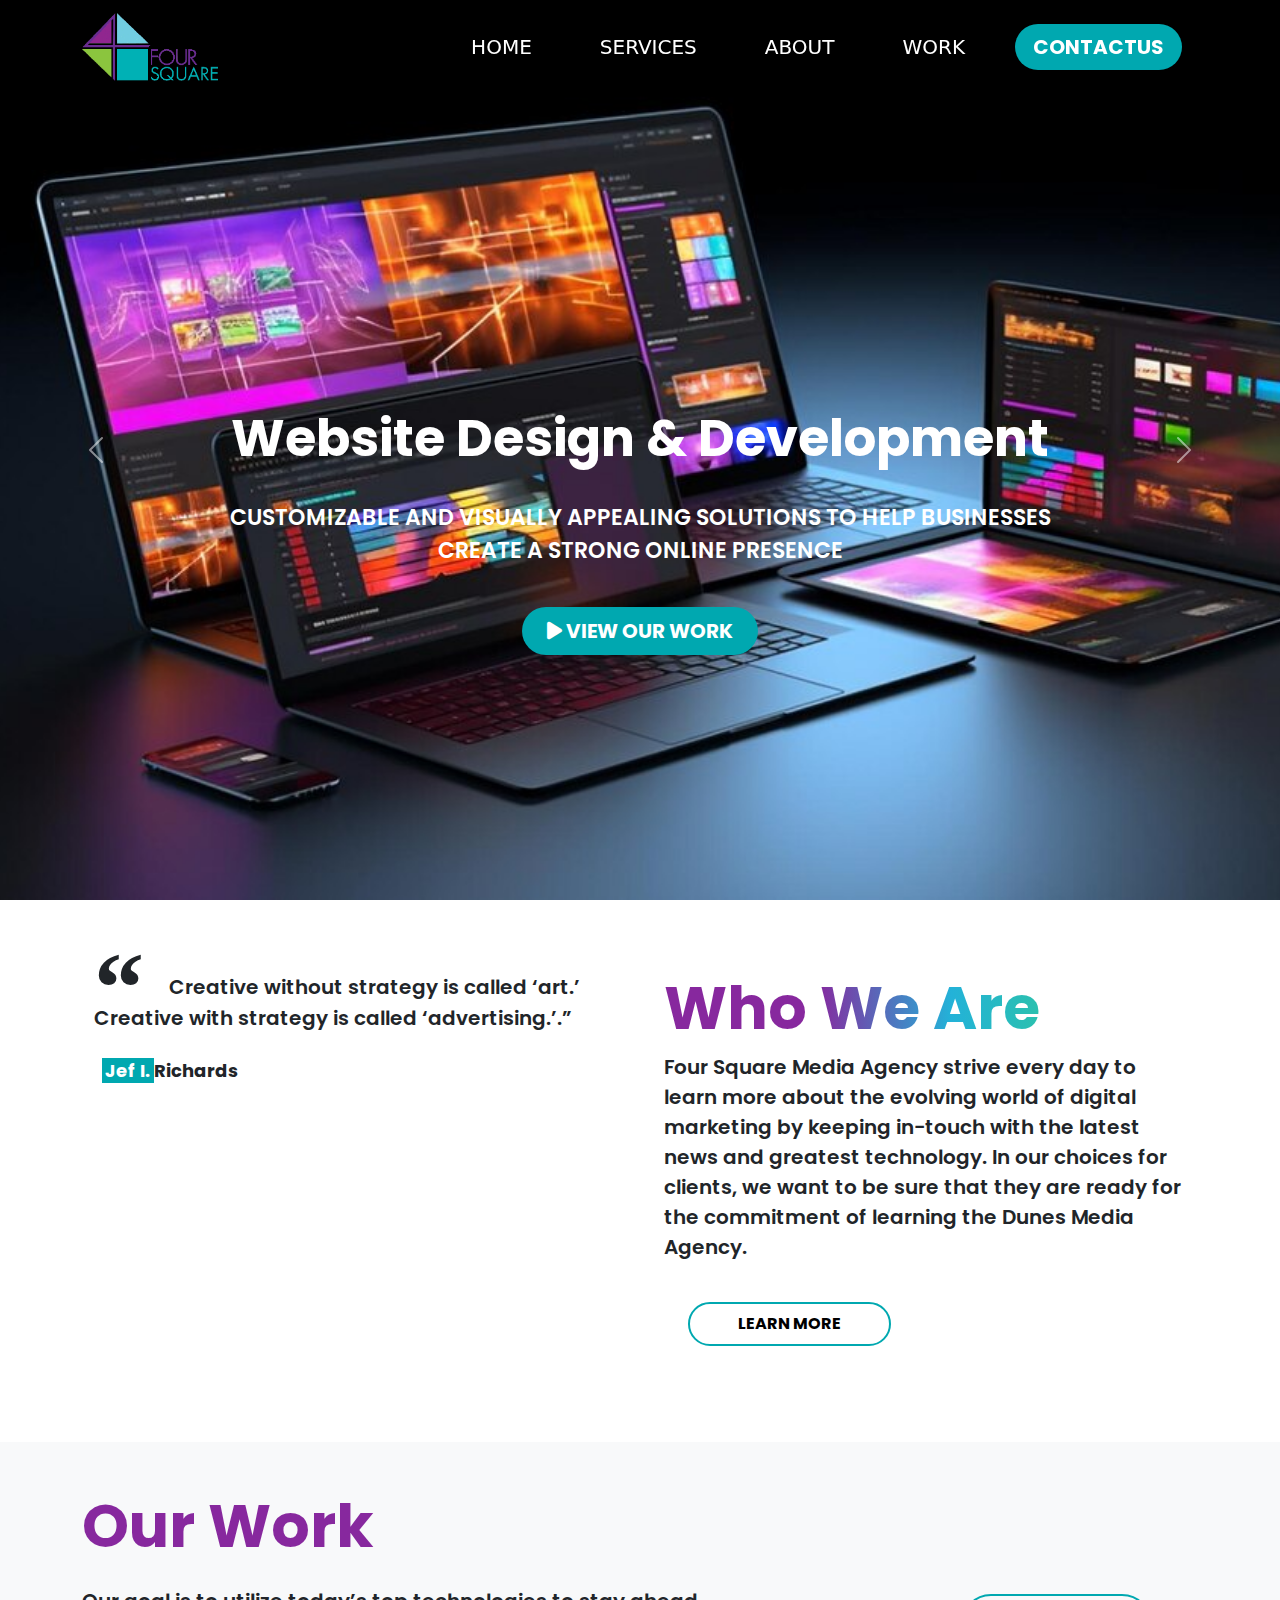
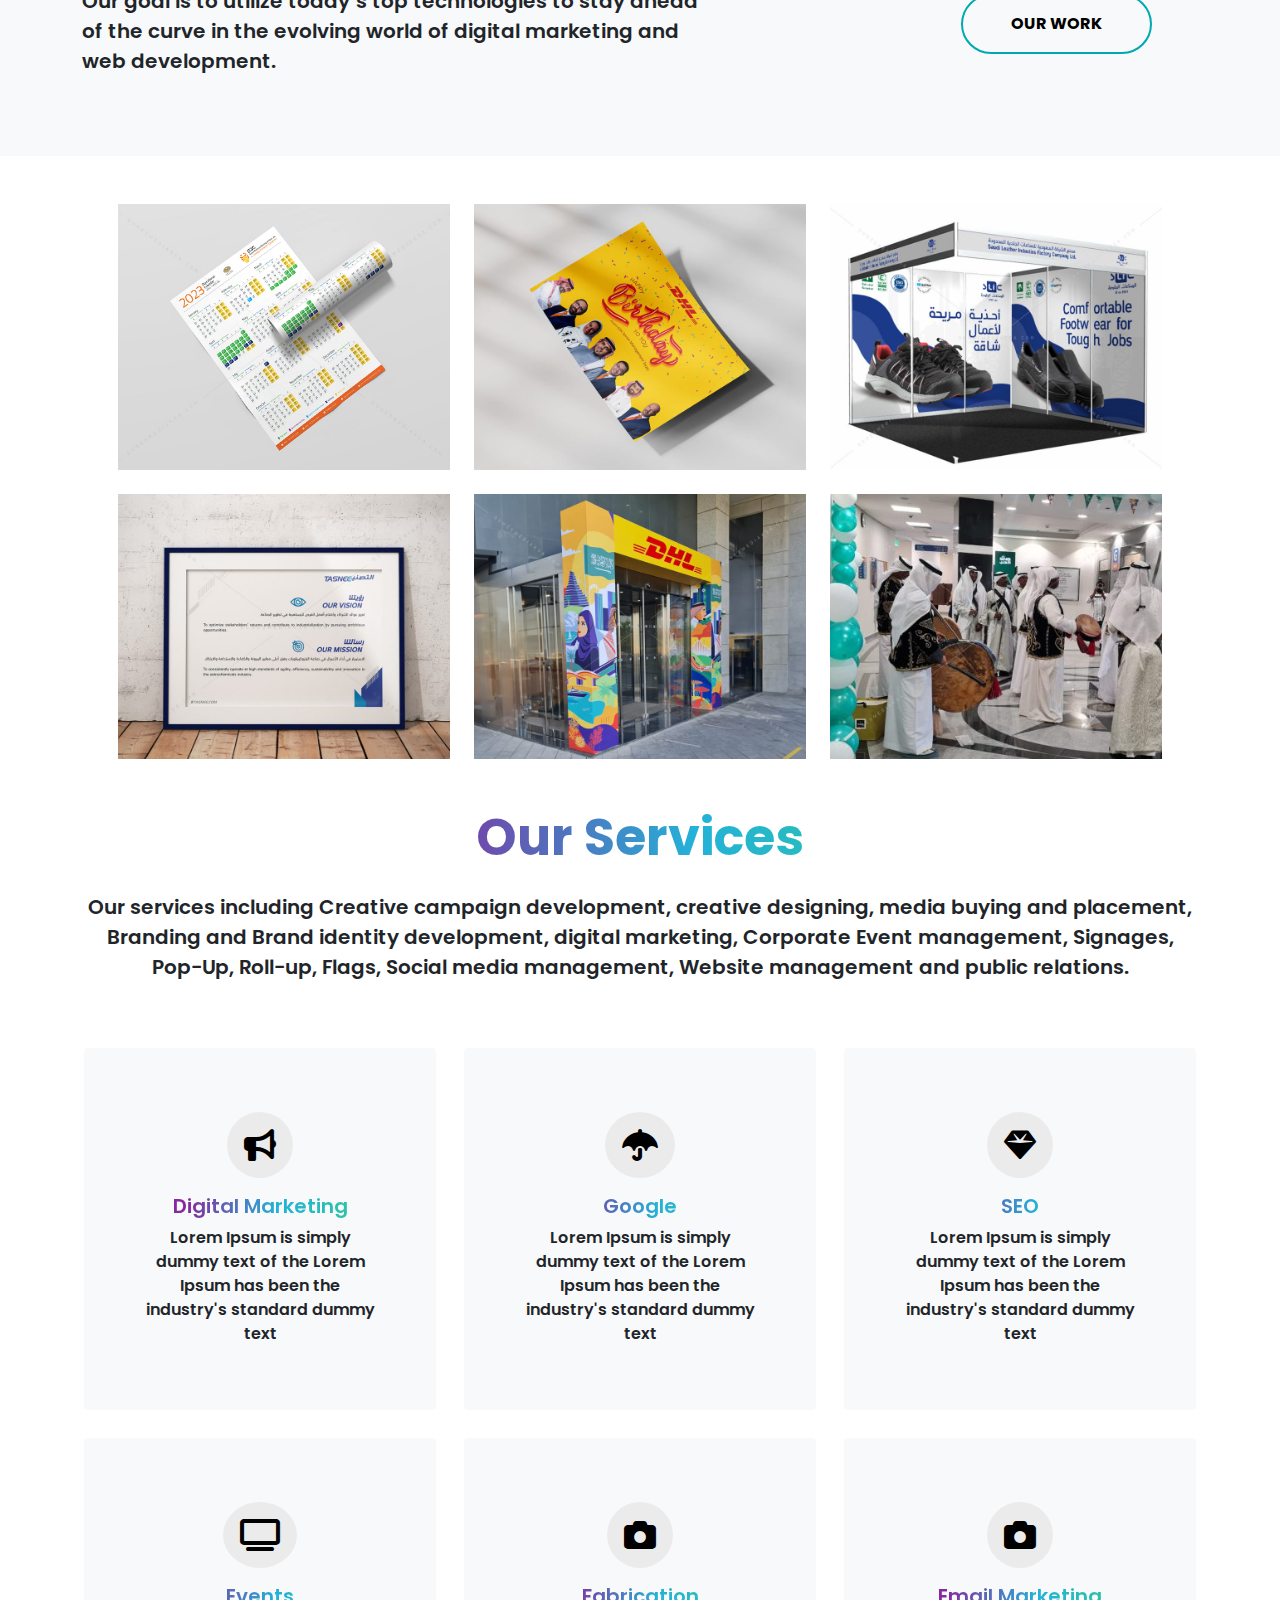
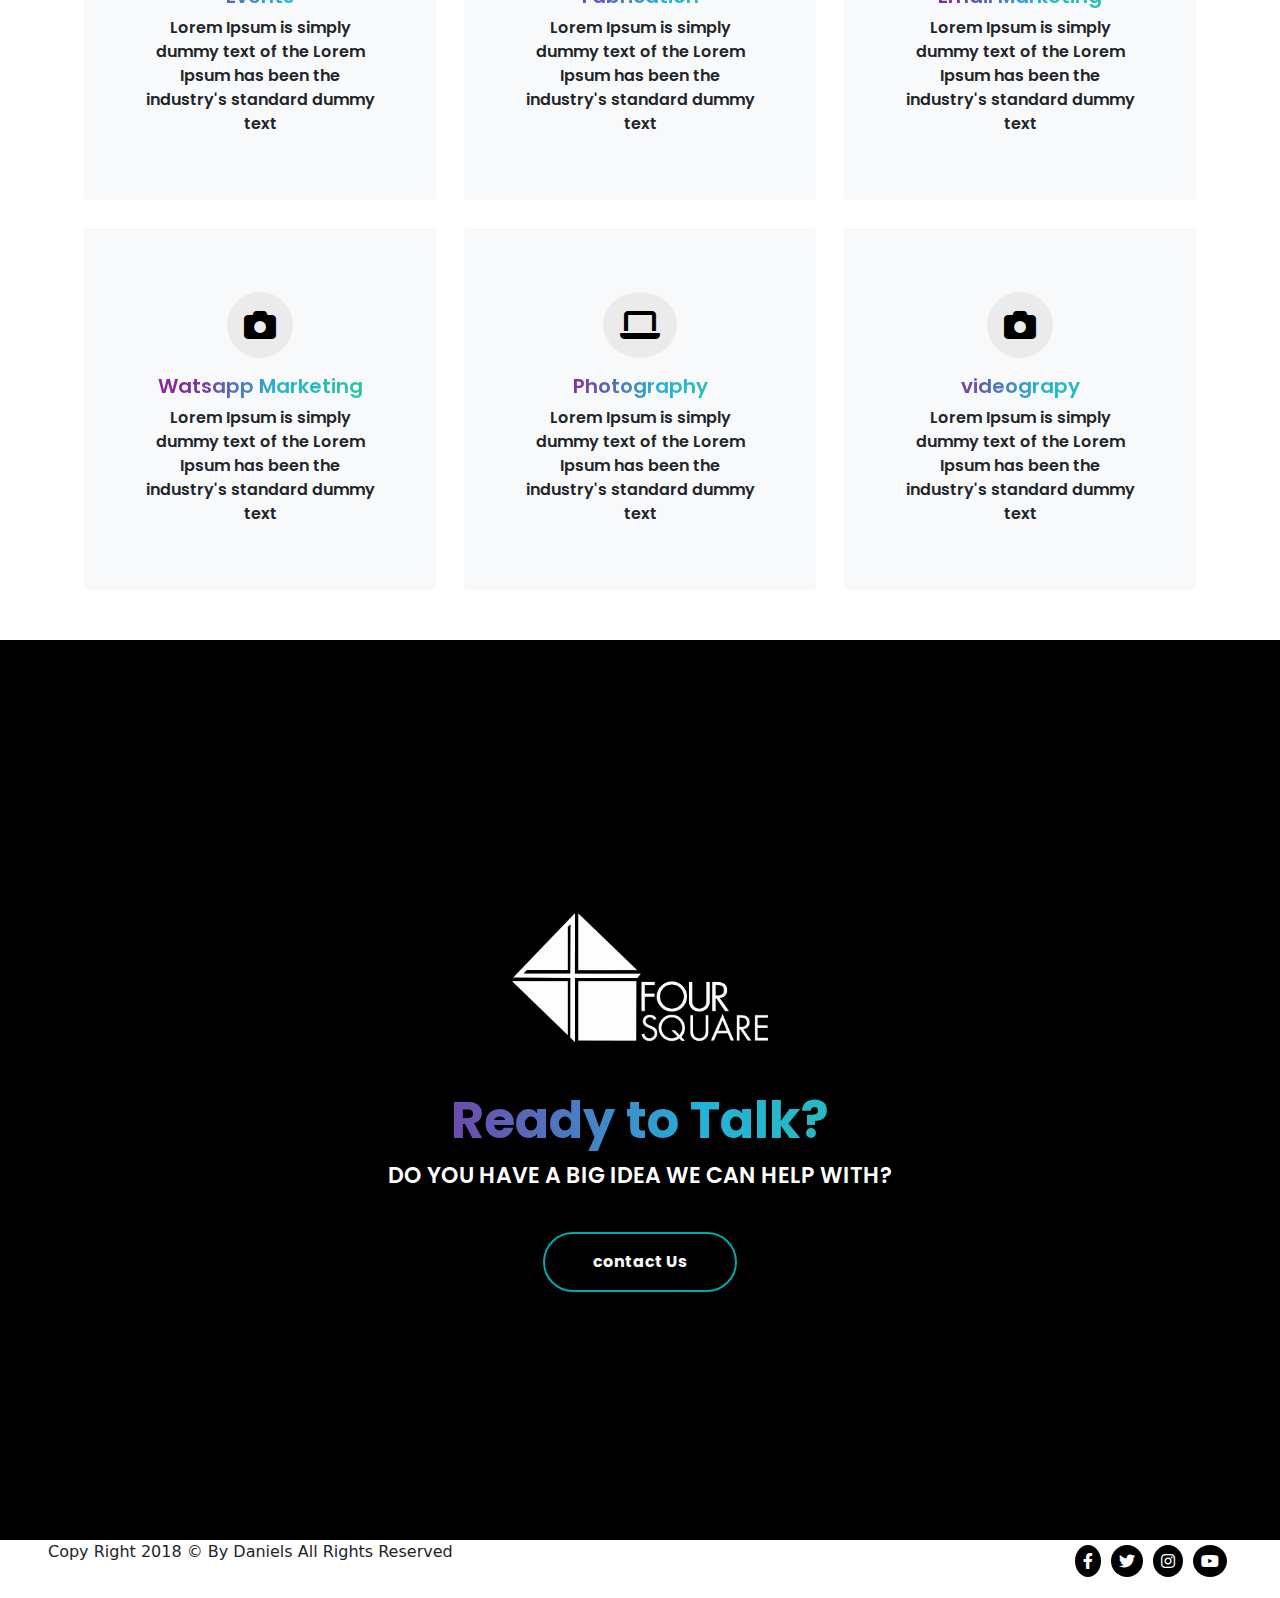
<file: index.html>
<!DOCTYPE html>
<html lang="en">
<head>
    <meta charset="UTF-8">
    <meta http-equiv="X-UA-Compatible" content="IE=edge">
    <meta name="viewport"  >
    <link rel="icon" href="./img/logo_color.png" class="w-100">

    <title>FourSquare </title>
    <link rel="preconnect" href="https://fonts.googleapis.com">
    <link rel="preconnect" href="https://fonts.gstatic.com" crossorigin>
    <link href="https://fonts.googleapis.com/css2?family=Pacifico&family=Poppins:wght@300&display=swap" rel="stylesheet">
    <link rel="stylesheet" href="./css/all.min.css">
    <link rel="stylesheet" href="./css/bootstrap.min.css">
        <link rel="stylesheet" href="./css/style.css">
</head>
<body>
  <!-- home -->
<header>
  <div class="home overflow-hidden">  



<!-- nav -->

<nav class="navbar navbar-expand-lg fixed-top  " id="navbar-header">
  <div class="container my-auto ">
    <a class="navbar-brand fw-bold text-white " href="#"><img src="./img/logo_color.png" class=" logo" alt=""></a>
    <button class="navbar-toggler" type="button" data-bs-toggle="collapse" data-bs-target="#navbarSupportedContent"
      aria-controls="navbarSupportedContent" aria-expanded="false" aria-label="Toggle navigation">
      <span > <i class="fa-solid fa-bars fs-3" style="color: #ffffff;"></i> </span>
    </button>
    <div class="collapse navbar-collapse  " id="navbarSupportedContent">
      <ul class="navbar-nav ms-auto mb-2 mb-lg-0 ">
        <li class="nav-item px-3">
          <a class="nav-link active fs-5  text-white" href="#" aria-current="page">HOME<span class="visually-hidden">(current)</span></a>
      </li>

      <li class="nav-item px-3">
        <a class="nav-link fs-5  text-white" href="./services.html">SERVICES</a>
    </li>
      <li class="nav-item px-3">
          <a class="nav-link fs-5  text-white" href="./about.html">ABOUT</a>
      </li>
      <li class="nav-item px-3">
          <a class="nav-link fs-5  text-white" href="./work.html">WORK</a>
      </li>
       
      </ul>
      <div class="contact d-flex my-2 my-lg-0 px-3">
        <a href="./contactUs.html">   <button class="btn  px-3 rounded-pill border-2   rounded-5  text-white fs-5 " type="submit" >CONTACTUS</button>
</a>
    </div>
    </div>
  </div>
</nav>




<!-- slider -->
<div id="hero-carousel" class="carousel slide " data-bs-ride="carousel">
  <div class="carousel-inner">










    
<div class="carousel-item active">
  <img src="./img/development-crossplatform-websites-mobile-apps-laptops-generative-ai_914455-3359.jpg" class="d-block w-100" alt="...">
  <div class="carousel-caption d-md-block">
    <div class=" home-caption  text-white text-center py-5 " >
      <h1 >
        
        Website Design & Development
      </h1>
      <p class="p-4 ">
        CUSTOMIZABLE AND VISUALLY APPEALING SOLUTIONS TO HELP BUSINESSES <br> CREATE A STRONG ONLINE PRESENCE
                                   </p>



                                   <a class="btn rounded-5 text-white fs-5 px-4 py-2" href="./work.html"> 
                                    <i class="fa fa-play button-icon-left" aria-hidden="true"></i> VIEW OUR WORK
                                  </a>
</div>
</div>
</div>
    <div class="carousel-item ">
        <!-- <img src="./img/3 Considerations Before Hiring Digital Advertising Agencies.jpeg" class="d-block w-100" alt="..."> -->
        <div class="carousel-caption d-md-block">
          <div class=" home-caption  text-white text-center py-5 " >
            <h1 >
              
              FourSquare Advertising Agency
            </h1>
            <p class="p-4">
              GIVE YOUR ONLINE PRESENCE IT DESERVES WITH  FourSquare MEDIA.
                        </p>
    
    
    
                        <a class="btn rounded-5 text-white fs-5 px-4 py-2" href="./work.html"> 
                          <i class="fa fa-play button-icon-left" aria-hidden="true"></i> VIEW OUR WORK
                        </a>
                        
</div>
      </div>
    </div>
    <div class="carousel-item ">
      <img src="./img/side-view-man-using-smartphone_23-2148793481.jpg" class="d-block w-100" alt="...">
      <div class="carousel-caption d-md-block">
        <div class=" home-caption  text-white text-center py-5 " >
          <h1>
            
            Our Portfolio
          </h1>
          <p class="p-4">
            WE ARE PROBLEM SOLVERS WHO HAVE MASTERED THE ART OF <br> TURNING CHALLENGE INTO OPPORTUNITY.
                      </p>
  
  
  
                      <a class="btn rounded-5 text-white fs-5 px-4 py-2" href="./work.html"> 
                        <i class="fa fa-play button-icon-left" aria-hidden="true"></i> VIEW OUR WORK
                      </a>
  </div>
    </div>
  </div>

    <div class="carousel-item ">
      <img src="./img/pexels-pixabay-50675.jpg" class="d-block w-100" alt="...">
      <div class="carousel-caption d-md-block">
        <div class=" home-caption  text-white text-center py-5 " >
          <h1 >
            
            Event Management Solutions
          </h1>
          <p class="p-4">
            WE ARE HERE TO HELP YOU TO ORGANIZE AND MANAGE YOUR EVENTS
                                </p>
  
  
  
                                <a class="btn rounded-5 text-white fs-5 px-4 py-2" href="./work.html"> 
                                  <i class="fa fa-play button-icon-left" aria-hidden="true"></i> VIEW OUR WORK
                                </a>
</div>
    </div>
  </div>
  <div class="carousel-item BackGround">
    <img src="./img/pexels-pixabay-267350.jpg" class="d-block w-100" alt="...">
    <div class="carousel-caption d-md-block">
      <div class=" home-caption  text-white text-center py-5 " >
        <h1 >
          
          Social Media Management
        </h1>
        <p class="p-4 ">
          WE PROVIDE COMPREHENSIVE SERVICES TO EFFECTIVELY HANDLE  AND OPTIMIZE  <br>SOCIAL MEDIA ACCOUNTS FOR BUSINESSES
                              </p>



                              <a class="btn rounded-5 text-white fs-5 px-4 py-2" href="./work.html"> 
                                <i class="fa fa-play button-icon-left" aria-hidden="true"></i> VIEW OUR WORK
                              </a>
</div>
  </div>
</div>


  <button class="carousel-control-prev" type="button" data-bs-target="#hero-carousel" data-bs-slide="prev">
    <span class="carousel-control-prev-icon" aria-hidden="true"></span>
    <span class="visually-hidden">Previous</span>
  </button>
  <button class="carousel-control-next" type="button" data-bs-target="#hero-carousel" data-bs-slide="next">
    <span class="carousel-control-next-icon" aria-hidden="true"></span>
    <span class="visually-hidden">Next</span>
  </button>
</div>



</div>    
    </div>
</header>
<!-- about -->
<div class="about p-5">
    <div class="container">
        <div class="row">
            <div class="col-md-6 p-4">
<p class="  fa-2x" >
    <span style="font-family: 'playfair'; font-size: 100px; line-height: 30px; vertical-align: middle; margin-bottom: -20px; margin-right: 20px;">“</span>
    Creative without strategy is called ‘art.’ Creative with strategy is called ‘advertising.’.”
</p>
<p class="  fw-bold p-2" style="font-size: 18px">
    <span  style="color: #fff; padding-left: 3px; background-color: rgb(0,168,176) ;">Jef I. </span> 
    Richards
</p>
            </div>
            <div class="col-md-6 p-4">

<h1 class="fw-blod title" >Who We Are</h1>

<p  class="  ">
    Four Square Media Agency strive every day to learn more about the evolving world of digital marketing by keeping in-touch with the latest news and greatest technology. In our choices for clients, we want to be sure that they are ready for the commitment of learning the Dunes Media Agency.
</p>           

<a class="btn rounded-5 border-2 py-2 m-4  px-5  text-black" href="./about.html" >
    LEARN MORE
</a>
</div>
        </div>
    </div>
</div>


<!-- ourWork -->
<div class="ourWork  p-5 bg-light">
    <div class="container">
      <h1 class="fw-blod title" style="font-size: 60px; ">Our Work</h1>

<div class="row">
    <div class="col-md-9">
<p  class="   col-md-9  py-3">
    Our goal is to utilize today’s top technologies to stay ahead of the curve in the evolving world of digital marketing and web development.

</p>
    </div>
    <div class="col-md-3">

        <a class="btn rounded-5 border-2 py-3 m-4 px-5 text-black " href="./work.html">
  OUR WORK
        </a>
    </div>
</div>
    </div>
</div>
<!-- Portfolio -->
<div class="container p-5">
    <div class="row gy-4">
      <div class="col-md-4">
        <div class="Portfolio-contant overflow-hidden position-relative">
          <img src="./img/calendars-1.jpg" class="w-100" alt="">
    <a href="">
      <div class="layer d-flex align-items-center justify-content-center">
        <div class="Portfolio-text text-center">
          <i class="fa-solid fa-link fs-1" style="color: #1ca0ba;" ></i>              
        </div>
      </div>
    </a>
        </div>
      </div>
      <div class="col-md-4">
        <div class="Portfolio-contant overflow-hidden position-relative">
          <img src="./img/dhl-1-800x640.jpg" class="w-100" alt="">
          <a href="">
            <div class="layer d-flex align-items-center justify-content-center">
              <div class="Portfolio-text text-center">
                <i class="fa-solid fa-link fs-1" style="color: #1ca0ba;" ></i>              
              </div>
            </div>
          </a>
        </div>
      </div>
      <div class="col-md-4">
        <div class="Portfolio-contant overflow-hidden position-relative">
          <img src="./img/slic-1-800x640.jpg" class="w-100" alt="">
          <a href="">
            <div class="layer d-flex align-items-center justify-content-center">
              <div class="Portfolio-text text-center">
                <i class="fa-solid fa-link fs-1" style="color: #1ca0ba;" ></i>              
              </div>
            </div>
          </a>
        </div>
      </div>
      <div class="col-md-4">
        <div class="Portfolio-contant overflow-hidden position-relative">
          <img src="./img/tasnee-1-800x640.jpg" class="w-100" alt="">
          <a href="">
            <div class="layer d-flex align-items-center justify-content-center">
              <div class="Portfolio-text text-center">
                <i class="fa-solid fa-link fs-1" style="color: #1ca0ba;" ></i>              
              </div>
            </div>
          </a>
        </div>
      </div>
      <div class="col-md-4">
        <div class="Portfolio-contant overflow-hidden position-relative">
          <img src="./img/dhl-national-day-4-800x640.jpg" class="w-100" alt="">
          <a href="">
            <div class="layer d-flex align-items-center justify-content-center">
              <div class="Portfolio-text text-center">
                <i class="fa-solid fa-link fs-1" style="color: #1ca0ba;" ></i>              
              </div>
            </div>
          </a>
        </div>
      </div>
      <div class="col-md-4">
        <div class="Portfolio-contant overflow-hidden position-relative">
          <img src="./img/Marafiq_national_day_2-400x320.jpg" class="w-100" alt="">
          <a href="">
            <div class="layer d-flex align-items-center justify-content-center">
              <div class="Portfolio-text text-center">
                <i class="fa-solid fa-link fs-1" style="color: #1ca0ba;" ></i>              
              </div>
            </div>
          </a>
        </div>
      </div>


    </div>
  </div>

  <!-- services -->
<section>
    <div class="container text-center">
        <div class="services-caption text-center">
            <h1 class="fw-blod title" >Our Services</h1>
        
          <p class="  text-center py-3 ">
            Our services including Creative campaign development, creative designing, media buying and placement, Branding and Brand identity development, digital marketing, Corporate Event management, Signages, Pop-Up, Roll-up, Flags, Social media management, Website management and public relations.
          </p>
        </div>
    </div>
</section>
  <section class="services my-5 " id="services">
    <div class="colums">
      <div class="container my-5">
        <div class="row justify-content-around  row-cols-lg-3  g-4">
          

          <div class="item">
            <div class=" bg-light text-center py-5 border border-2 rounded border-white">
              <div class="services-icons fs-2 my-3">
                <i class="fa-solid fa-bullhorn rounded-circle  p-3 text-center"></i>
              </div>

              <h3 class="fw-bold fs-5 title">Digital Marketing</h3>
              <p class="  fs-6 col-md-8 mx-auto">Lorem Ipsum is simply dummy text of the Lorem Ipsum has
                been the industry's standard dummy text</p>

            </div>
          </div>
          <div class="item">
            <div class=" bg-light text-center py-5 border border-2 rounded border-white">
              <div class="services-icons fs-2 my-3">
                <i class="fa-solid fa-umbrella rounded-circle  p-3 text-center"></i>
              </div>

              <h3 class="fw-bold fs-5 title">Google</h3>
              <p class="  fs-6 col-md-8 mx-auto">Lorem Ipsum is simply dummy text of the Lorem Ipsum has
                been the industry's standard dummy text</p>

            </div>
          </div>
          <div class="item">
            <div class=" bg-light text-center py-5 border border-2 rounded border-white">
              <div class="services-icons fs-2 my-3">
                <i class="fa-solid fa-gem rounded-circle  p-3 text-center"></i>
              </div>

              <h3 class="fw-bold fs-5 title">SEO</h3>
              <p class="  fs-6 col-md-8 mx-auto">Lorem Ipsum is simply dummy text of the Lorem Ipsum has
                been the industry's standard dummy text</p>

            </div>
          </div>
          <div class="item">
            <div class=" bg-light text-center py-5 border border-2 rounded border-white">
              <div class="services-icons fs-2 my-3">
                <i class="fa fa-television rounded-circle p-3 text-center"></i>
              </div>

              <h3 class="fw-bold fs-5 title">Events</h3>
              <p class="  fs-6 col-md-8 mx-auto">Lorem Ipsum is simply dummy text of the Lorem Ipsum has
                been the industry's standard dummy text</p>

            </div>
          </div>
          <div class="item ">
            <div class=" bg-light text-center py-5 border border-2 rounded border-white">
              <div class="services-icons fs-2 my-3">
                <i class="fa fa-camera rounded-circle p-3 text-center"></i>
              </div>

              <h3 class="fw-bold fs-5 title">Fabrication</h3>
              <p class="  fs-6 col-md-8 mx-auto">Lorem Ipsum is simply dummy text of the Lorem Ipsum has
                been the industry's standard dummy text</p>


            </div>
          </div>

          <div class="item">
            <div class=" bg-light text-center py-5 border border-2 rounded border-white">
              <div class="services-icons fs-2 my-3">
                <i class="fa fa-camera rounded-circle p-3 text-center"></i>
              </div>

              <h3 class="fw-bold fs-5 title">Email Marketing</h3>
              <p class="  fs-6 col-md-8 mx-auto">Lorem Ipsum is simply dummy text of the Lorem Ipsum has
                been the industry's standard dummy text</p>


            </div>
          </div>
          <div class="item">
            <div class=" bg-light text-center py-5 border border-2 rounded border-white">
              <div class="services-icons fs-2 my-3">
                <i class="fa fa-camera rounded-circle p-3 text-center"></i>
              </div>

              <h3 class="fw-bold fs-5 title">Watsapp Marketing</h3>
              <p class="  fs-6 col-md-8 mx-auto">Lorem Ipsum is simply dummy text of the Lorem Ipsum has
                been the industry's standard dummy text</p>


            </div>
          </div>  <div class="item">
            <div class=" bg-light text-center py-5 border border-2 rounded border-white">
              <div class="services-icons fs-2 my-3">
                <i class="fa-solid fa-laptop  rounded-circle  p-3 text-center"></i>
              </div>

              <h3 class="fw-bold fs-5 title">Photography</h3>
              <p class="  fs-6 col-md-8 mx-auto">Lorem Ipsum is simply dummy text of the Lorem Ipsum has
                been the industry's standard dummy text</p>


            </div>
          </div>  <div class="item">
            <div class=" bg-light text-center py-5 border border-2 rounded border-white">
              <div class="services-icons fs-2 my-3">
                <i class="fa fa-camera rounded-circle p-3 text-center"></i>
              </div>

              <h3 class="fw-bold fs-5 title">videograpy</h3>
              <p class="  fs-6 col-md-8 mx-auto">Lorem Ipsum is simply dummy text of the Lorem Ipsum has
                been the industry's standard dummy text</p>


            </div>
          </div>

        </div>
      </div>
    </div>
  </section>

  <!-- contactUs -->
  <section>
    <div class="contactUs">
      
        <div class="d-flex justify-content-center align-items-center  w-100 h-100">
           
            <div class="  text-white text-center " >
<div>
    <img src="./img/logo.png" alt="" class=" m-5" >
</div>        

                <h1 class="fw-blod title" >
                  
                    Ready to Talk?
                </h1>
                <p>
                    DO YOU HAVE A BIG IDEA WE CAN HELP WITH?
                </p>
        
                <button class="btn rounded-5 border-2 py-3 m-4  px-5 text-light " >
                    contact Us
                          </button>
            
                
                </div>
        </div>
    </div>
  </section>

<!-- footer -->
<footer class=" px-5">
<div class="d-flex justify-content-between fw-medium ">
    <p>Copy Right 2018 © By Daniels All Rights Reserved</p> 


    <div class="social-icons d-flex justify-content-around align-items-center text-white ">
        <ul class="d-flex social-icon">
          <li>
            <a href="https://www.facebook.com/" target="_blank"><i class="fa-brands fa-facebook-f p-2"></i></a>
          </li>
          <li>
            <a href="https://www.twitter.com/" target="_blank"><i class="fa-brands fa-twitter p-2"></i></a>
          </li>
          <!-- <li>
            <a href="https://www.facebook.com/" target="_blank"><i class="fa-brands fa-linkedin-in p-2"></i></i></a>
          </li> -->
          <li>
            <a href="https://www.linkedin.com/" target="_blank"><i class="fa-brands fa-instagram p-2"></i></a>

          </li>
          <li>
            <a href="https://www.youtube.com/" target="_blank"><i class="fa-brands fa-youtube p-2"></i></a>
          </li>
        </ul>
        
      </div>
</div>
  
</footer>







    <script src="./js/code.jquery.com_jquery-3.7.0.min.js"></script>
    <script src="./js/bootstrap.bundle.min.js"></script>
    <script src="./js/script.js"></script>
  
</body>
</html>
</file>
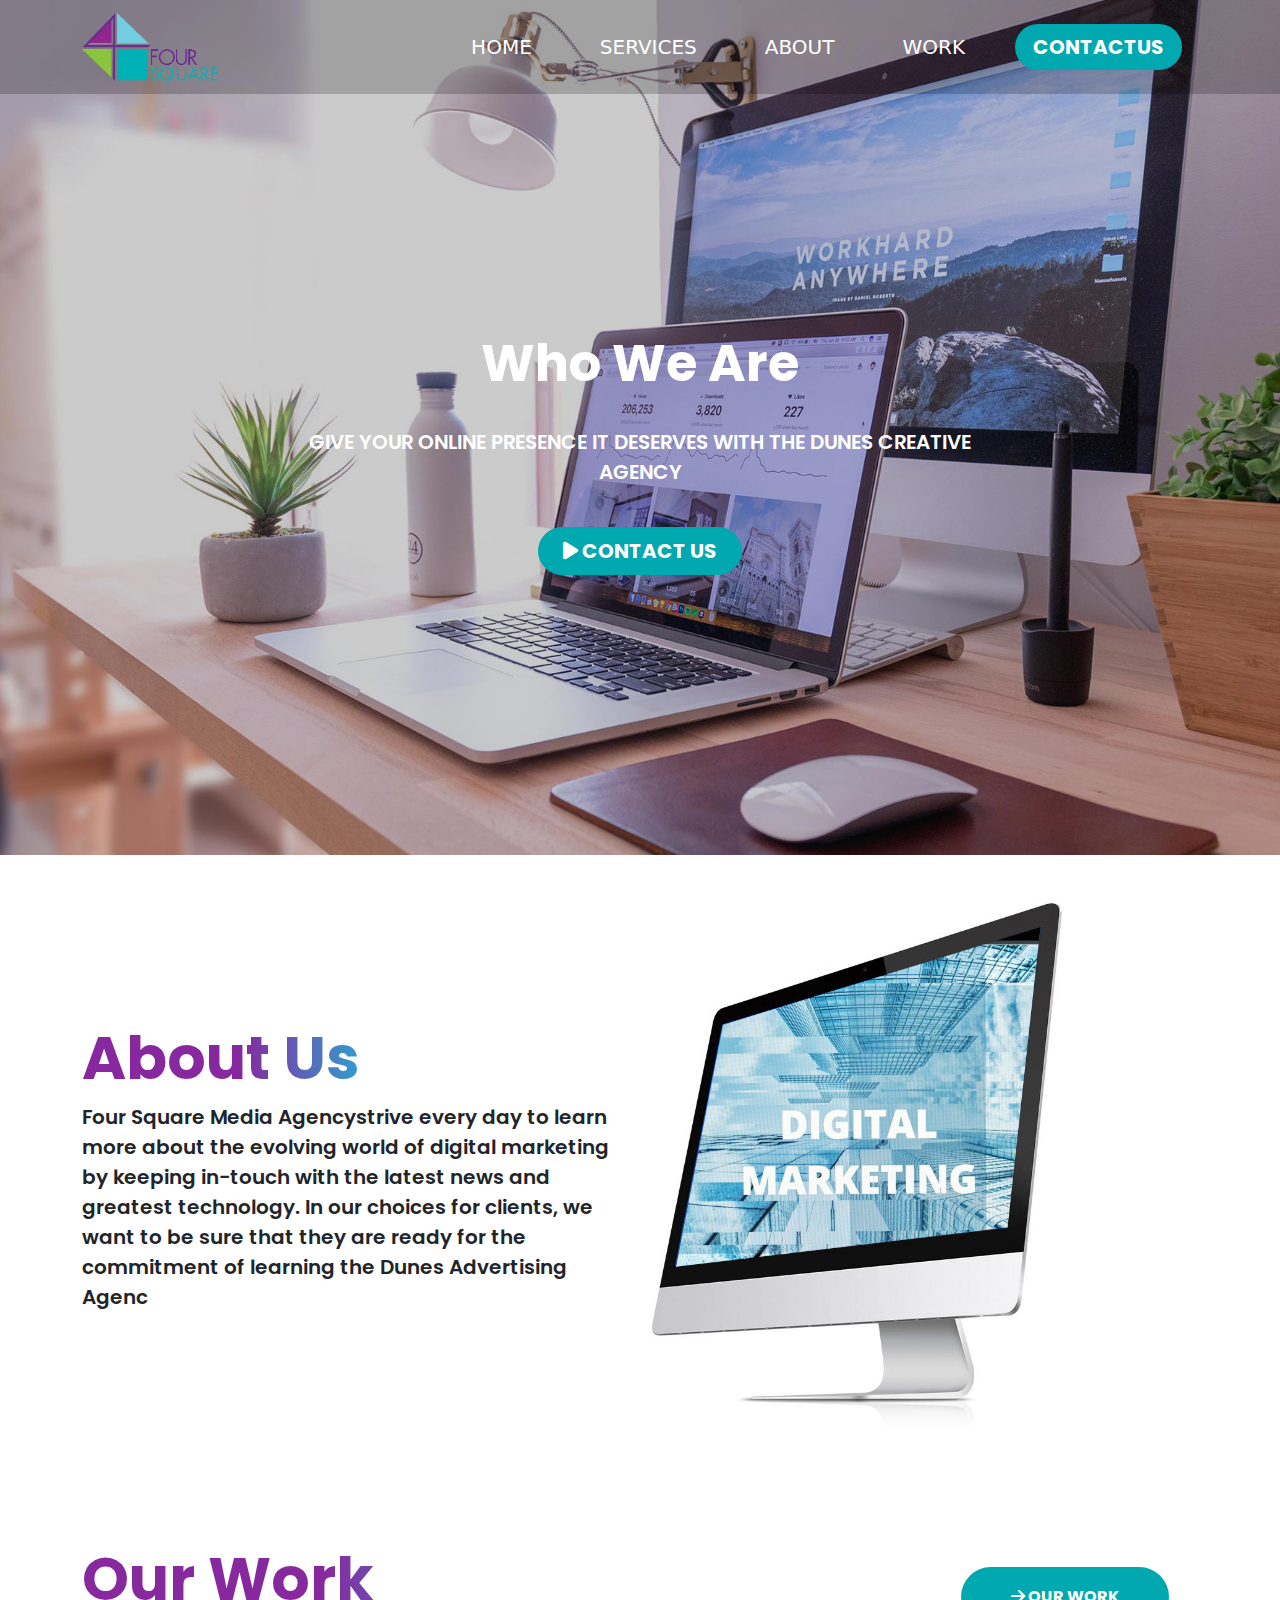
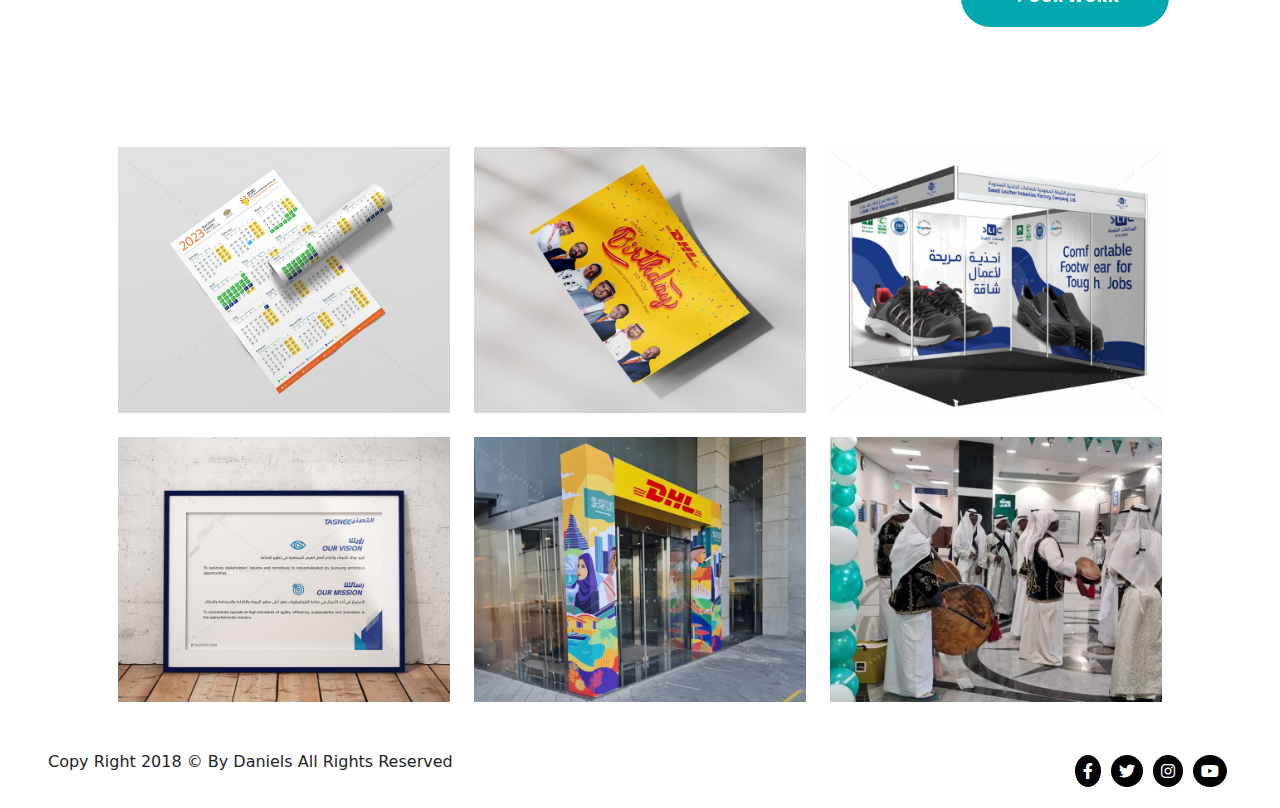
<file: about.html>
<!DOCTYPE html>
<html lang="en">
<head>
    <meta charset="UTF-8">
    <meta http-equiv="X-UA-Compatible" content="IE=edge">
    <meta name="viewport" content="width=device-width, initial-scale=1.0">
    <title>Document</title>
    <link rel="preconnect" href="https://fonts.googleapis.com">
    <link rel="preconnect" href="https://fonts.gstatic.com" crossorigin>
    <link href="https://fonts.googleapis.com/css2?family=Pacifico&family=Poppins:wght@300&display=swap" rel="stylesheet">
    <link rel="stylesheet" href="./css/all.min.css">
    <link rel="stylesheet" href="./css/bootstrap.min.css">
    <link rel="stylesheet" href="./css/about.css">
</head>
<body>
    <header >
        <div class="home overflow-hidden">
            <nav class="navbar navbar-expand-lg   " id="navbar-header">
                <div class="container my-auto ">
                  <a class="navbar-brand fw-bold text-white " href="#"><img src="./img/logo_color.png" class=" logo" alt=""></a>
                  <button class="navbar-toggler" type="button" data-bs-toggle="collapse" data-bs-target="#navbarSupportedContent"
                    aria-controls="navbarSupportedContent" aria-expanded="false" aria-label="Toggle navigation">
                    <span > <i class="fa-solid fa-bars fs-3" style="color: #ffffff;"></i> </span>
                  </button>
                  <div class="collapse navbar-collapse  " id="navbarSupportedContent">
                    <ul class="navbar-nav ms-auto mb-2 mb-lg-0 ">
                      <li class="nav-item px-3">
                        <a class="nav-link active fs-5  text-white" href="./index.html" aria-current="page">HOME <span class="visually-hidden">(current)</span></a>
                    </li>
              
                    <li class="nav-item px-3">
                      <a class="nav-link fs-5  text-white" href="./services.html">SERVICES</a>
                  </li>
                    <li class="nav-item px-3">
                        <a class="nav-link fs-5  text-white" href="./about.html">ABOUT</a>
                    </li>
                    <li class="nav-item px-3">
                        <a class="nav-link fs-5  text-white" href="./work.html">WORK</a>
                    </li>
                     
                    </ul>
                    <div class="contact d-flex my-2 my-lg-0 px-3">
                      <a href="./contactUs.html">   <button class="btn  px-3 rounded-pill border-2   rounded-5  text-white fs-5 " type="submit" >CONTACTUS</button>
              </a>
                  </div>
                  </div>
                </div>
              </nav>


              <div class=" home-caption  text-white text-center py-5 d-flex align-items-center justify-content-center  w-100  " >
              <div>
                <h1 >
                  
                    Who We Are
                                  </h1>
                  <p class="p-4 ">
                    GIVE YOUR ONLINE PRESENCE IT DESERVES WITH THE DUNES CREATIVE <br> AGENCY
                </p>
            
            
            
                  <button class="btn  rounded-5  text-white fs-5 p-2 px-4 " > 
                    <i class=" fa fa-play button-icon-left" aria-hidden="true" ></i>    CONTACT US
                  </button >
              </div>
          </div>
        </div>
    </header>

    <div class="about p-5">
<div class="container">
    <div class="row">
        <div class="col-md-6  d-flex align-items-center">
           <div class="about-caption">
            <h1 class="title">About Us</h1>
            <p>
                Four Square Media Agencystrive every day to learn more about the evolving world of digital marketing by keeping in-touch with the latest news and greatest technology.
In our choices for clients, we want to be sure that they are ready for the commitment of learning the Dunes Advertising Agenc
            </p>
           </div>
        </div>
        <div class="col-md-6">
            <img src="./img/about.jpg" alt="" class="w-75">
        </div>
    </div>
</div>
    </div>

    <div class="ourWork  p-5 ">
        <div class="container">
    
    <div class="row">
        <div class="col-md-9">
            <h1 class="fw-blod title" style="font-size: 60px; ">Our Work</h1>

        </div>
        <div class="col-md-3">
    
            <button class="btn rounded-5 border-2 py-3 m-4 px-5 text-white" >
              <i class="fa-solid fa-arrow-right" style="color: #ffffff;"></i>  OUR WORK
            </button>
        </div>
    </div>
        </div>
    </div>



    <div class="container p-5">
        <div class="row gy-4">
          <div class="col-md-4">
            <div class="Portfolio-contant overflow-hidden position-relative">
              <img src="./img/calendars-1.jpg" class="w-100" alt="">
        <a href="">
          <div class="layer d-flex align-items-center justify-content-center">
            <div class="Portfolio-text text-center">
              <i class="fa-solid fa-link fs-1" style="color: #1ca0ba;" ></i>              
            </div>
          </div>
        </a>
            </div>
          </div>
          <div class="col-md-4">
            <div class="Portfolio-contant overflow-hidden position-relative">
              <img src="./img/dhl-1-800x640.jpg" class="w-100" alt="">
              <a href="">
                <div class="layer d-flex align-items-center justify-content-center">
                  <div class="Portfolio-text text-center">
                    <i class="fa-solid fa-link fs-1" style="color: #1ca0ba;" ></i>              
                  </div>
                </div>
              </a>
            </div>
          </div>
          <div class="col-md-4">
            <div class="Portfolio-contant overflow-hidden position-relative">
              <img src="./img/slic-1-800x640.jpg" class="w-100" alt="">
              <a href="">
                <div class="layer d-flex align-items-center justify-content-center">
                  <div class="Portfolio-text text-center">
                    <i class="fa-solid fa-link fs-1" style="color: #1ca0ba;" ></i>              
                  </div>
                </div>
              </a>
            </div>
          </div>
          <div class="col-md-4">
            <div class="Portfolio-contant overflow-hidden position-relative">
              <img src="./img/tasnee-1-800x640.jpg" class="w-100" alt="">
              <a href="">
                <div class="layer d-flex align-items-center justify-content-center">
                  <div class="Portfolio-text text-center">
                    <i class="fa-solid fa-link fs-1" style="color: #1ca0ba;" ></i>              
                  </div>
                </div>
              </a>
            </div>
          </div>
          <div class="col-md-4">
            <div class="Portfolio-contant overflow-hidden position-relative">
              <img src="./img/dhl-national-day-4-800x640.jpg" class="w-100" alt="">
              <a href="">
                <div class="layer d-flex align-items-center justify-content-center">
                  <div class="Portfolio-text text-center">
                    <i class="fa-solid fa-link fs-1" style="color: #1ca0ba;" ></i>              
                  </div>
                </div>
              </a>
            </div>
          </div>
          <div class="col-md-4">
            <div class="Portfolio-contant overflow-hidden position-relative">
              <img src="./img/Marafiq_national_day_2-400x320.jpg" class="w-100" alt="">
              <a href="">
                <div class="layer d-flex align-items-center justify-content-center">
                  <div class="Portfolio-text text-center">
                    <i class="fa-solid fa-link fs-1" style="color: #1ca0ba;" ></i>              
                  </div>
                </div>
              </a>
            </div>
          </div>
    
    
        </div>
      </div>


<!-- footer -->
<footer class=" px-5">
    <div class="d-flex justify-content-between fw-medium ">
        <p>Copy Right 2018 © By Daniels All Rights Reserved</p> 
    
    
        <div class="social-icons d-flex justify-content-around align-items-center text-white ">
            <ul class="d-flex social-icon">
              <li>
                <a href="https://www.facebook.com/" target="_blank"><i class="fa-brands fa-facebook-f p-2"></i></a>
              </li>
              <li>
                <a href="https://www.twitter.com/" target="_blank"><i class="fa-brands fa-twitter p-2"></i></a>
              </li>
              <!-- <li>
                <a href="https://www.facebook.com/" target="_blank"><i class="fa-brands fa-linkedin-in p-2"></i></i></a>
              </li> -->
              <li>
                <a href="https://www.linkedin.com/" target="_blank"><i class="fa-brands fa-instagram p-2"></i></a>
              </li>
              <li>
                <a href="https://www.youtube.com/" target="_blank"><i class="fa-brands fa-youtube p-2"></i></a>
              </li>
            </ul>
            
          </div>
    </div>
      
    </footer>
    


    <script src="./js/bootstrap.bundle.min.js"></script>

</body>
</html>
</file>
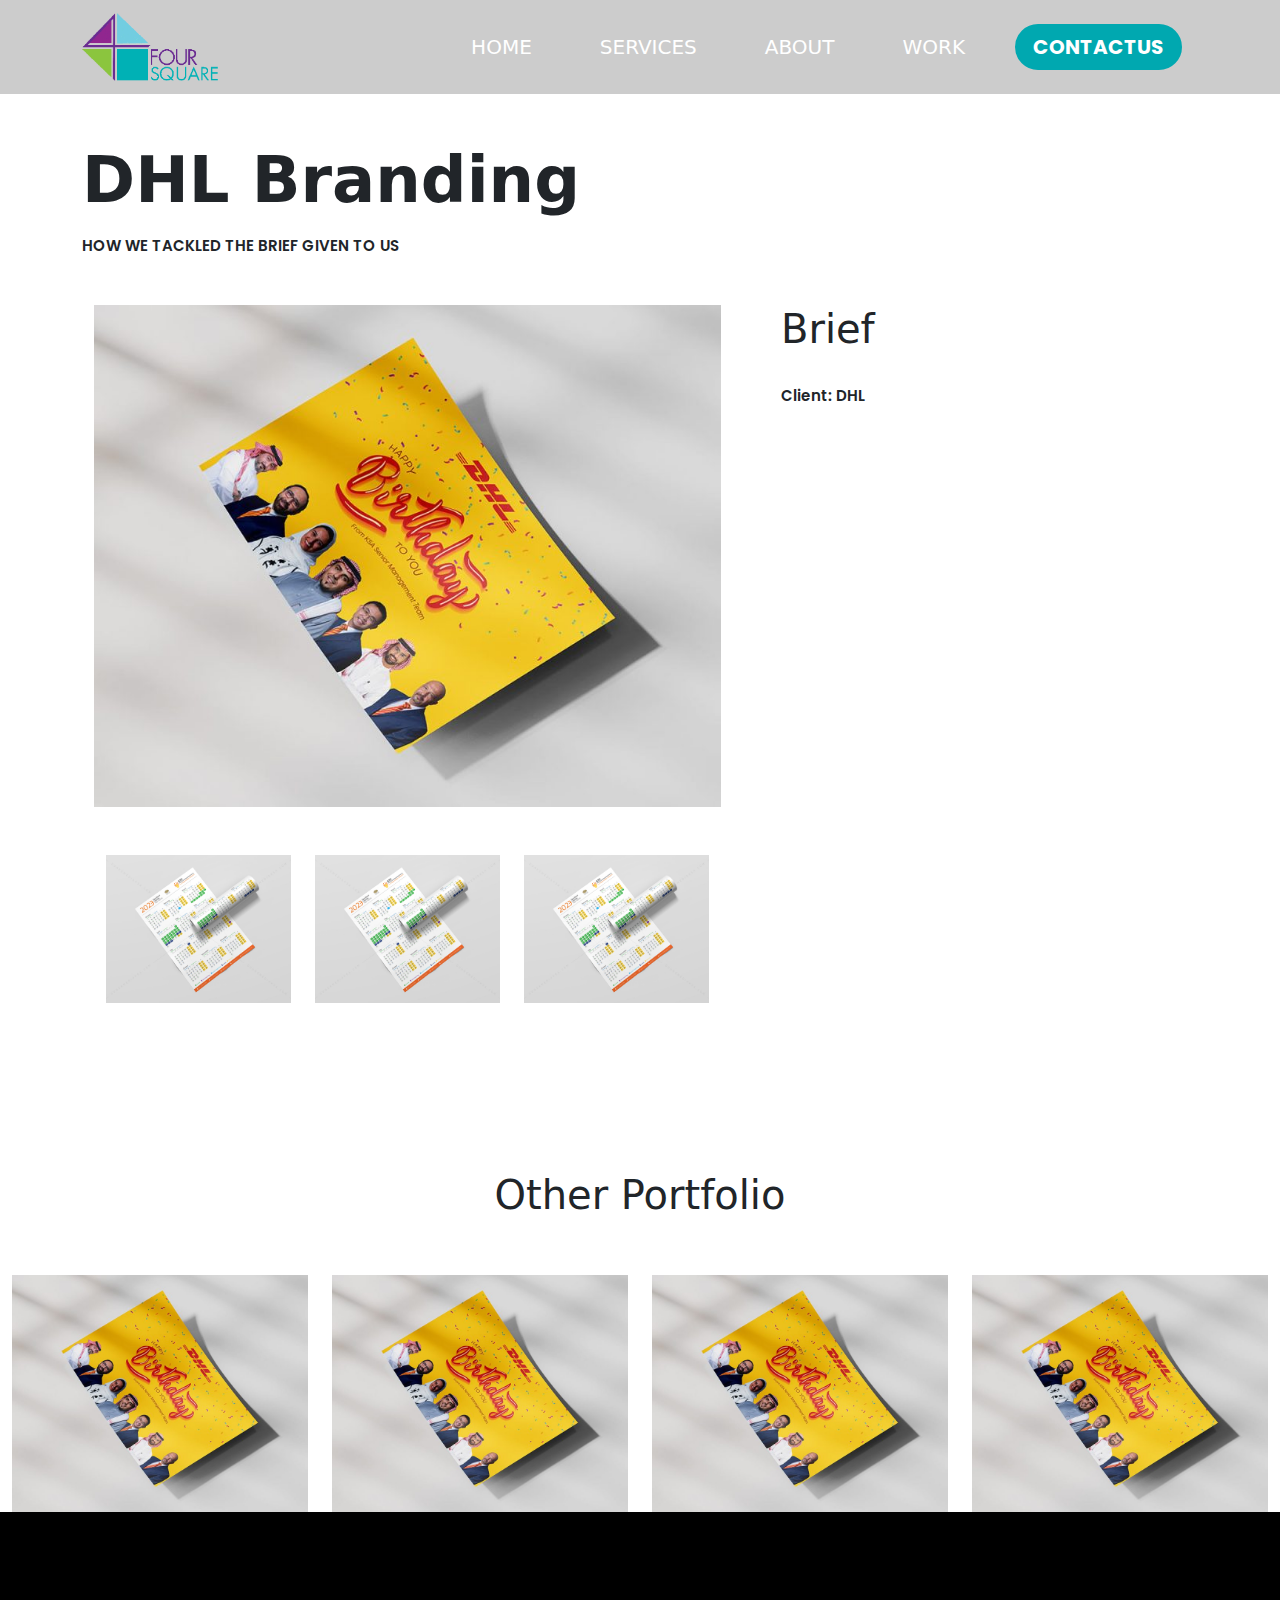
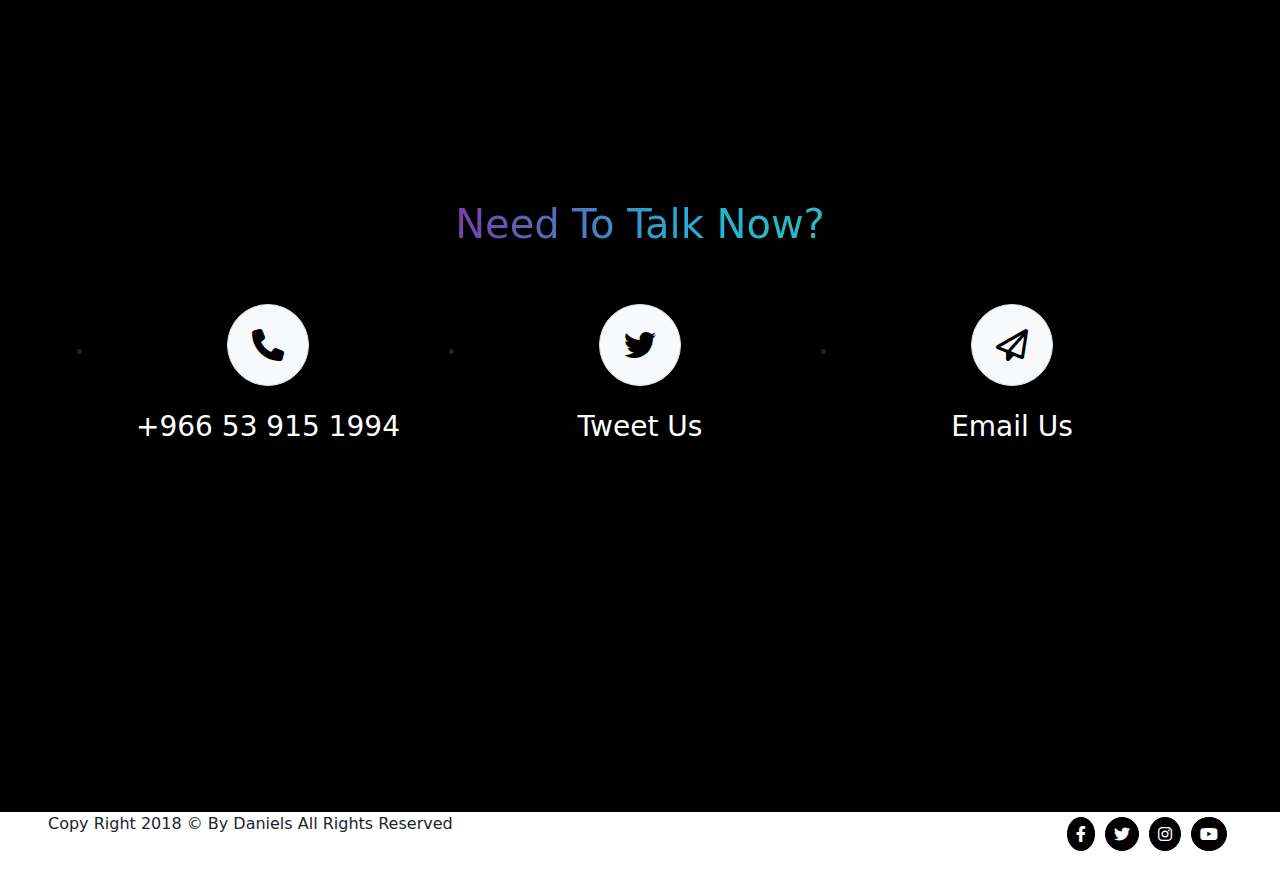
<file: Brief.html>
<!DOCTYPE html>
<html lang="en">
<head>
    <meta charset="UTF-8">
    <meta http-equiv="X-UA-Compatible" content="IE=edge">
    <meta name="viewport" content="width=device-width, initial-scale=1.0">
    <title>Document</title>
    <link rel="preconnect" href="https://fonts.googleapis.com">
    <link rel="preconnect" href="https://fonts.gstatic.com" crossorigin>
    <link href="https://fonts.googleapis.com/css2?family=Pacifico&family=Poppins:wght@300&display=swap" rel="stylesheet">
    <link rel="stylesheet" href="./css/all.min.css">
    <link rel="stylesheet" href="./css/bootstrap.min.css">
    <link rel="stylesheet" href="./css/Brief.css">
</head>
<body>
    <header >
        <div class="home overflow-hidden">
            <nav class="navbar navbar-expand-lg   " id="navbar-header">
                <div class="container my-auto ">
                  <a class="navbar-brand fw-bold text-white " href="#"><img src="./img/logo_color.png" class=" logo" alt=""></a>
                  <button class="navbar-toggler" type="button" data-bs-toggle="collapse" data-bs-target="#navbarSupportedContent"
                    aria-controls="navbarSupportedContent" aria-expanded="false" aria-label="Toggle navigation">
                    <span > <i class="fa-solid fa-bars fs-3" style="color: #ffffff;"></i> </span>
                  </button>
                  <div class="collapse navbar-collapse  " id="navbarSupportedContent">
                    <ul class="navbar-nav ms-auto mb-2 mb-lg-0 ">
                      <li class="nav-item px-3">
                        <a class="nav-link active fs-5  text-white" href="./index.html" aria-current="page">HOME <span class="visually-hidden">(current)</span></a>
                    </li>
              
                    <li class="nav-item px-3">
                      <a class="nav-link fs-5  text-white" href="./services.html">SERVICES</a>
                  </li>
                    <li class="nav-item px-3">
                        <a class="nav-link fs-5  text-white" href="./about.html">ABOUT</a>
                    </li>
                    <li class="nav-item px-3">
                        <a class="nav-link fs-5  text-white" href="./work.html">WORK</a>
                    </li>
                     
                    </ul>
                    <div class="contact d-flex my-2 my-lg-0 px-3">
                      <a href="./contactUs.html">   <button class="btn  px-3 rounded-pill border-2   rounded-5  text-white fs-5 " type="submit" >CONTACTUS</button>
              </a>
                  </div>
                  </div>
                </div>
              </nav>
        </div>
    </header>




<div class="container w-100 py-5">
    <h1 class="fw-bold fa-4x">
        DHL Branding
    </h1>

    <p class="breif-caption py-2">HOW WE TACKLED THE BRIEF GIVEN TO US

    </p>
<div class="row">
    <div class="col-md-7 py-4 ">
<img src="./img/dhl-1-800x640.jpg" alt=""   class="w-100 source_img">
<div class="row">
    <div class="col-md-4">
        <img src="./img/calendars-1.jpg" alt="" class="w-100 my-5 ">
    </div>
    <div class="col-md-4">
        <img src="./img/calendars-1.jpg" alt="" class="w-100 my-5">
    </div>
    <div class="col-md-4">
        <img src="./img/calendars-1.jpg" alt="" class="w-100 my-5">
    </div>
</div>
    </div>
    <div class="col-md-4 py-4 px-5">
        <h1>Brief</h1>
        <p class="breif-caption py-4">Client: DHL

        </p>

    </div>
</div>
</div>


<h1 class="py-5 text-center">
    Other Portfolio

</h1>


<div class="row d-flex justify-content-center align-items-center " >
    <div class="col-md-3">
        <div class="Portfolio-contant overflow-hidden position-relative">
            <img src="./img/dhl-1-800x640.jpg" class="w-100" alt="">
            <a href="">
              <div class="layer d-flex align-items-center justify-content-center">
                <div class="Portfolio-text text-center">
                  <i class="fa-solid fa-link fs-1" style="color: #1ca0ba;" ></i>              
                </div>
              </div>
            </a>
          </div>
    </div>
    <div class="col-md-3">
        <div class="Portfolio-contant overflow-hidden position-relative">
            <img src="./img/dhl-1-800x640.jpg" class="w-100" alt="">
            <a href="">
              <div class="layer d-flex align-items-center justify-content-center">
                <div class="Portfolio-text text-center">
                  <i class="fa-solid fa-link fs-1" style="color: #1ca0ba;" ></i>              
                </div>
              </div>
            </a>
          </div>
        </div>
          <div class="col-md-3">
            <div class="Portfolio-contant overflow-hidden position-relative">
                <img src="./img/dhl-1-800x640.jpg" class="w-100" alt="">
                <a href="">
                  <div class="layer d-flex align-items-center justify-content-center">
                    <div class="Portfolio-text text-center">
                      <i class="fa-solid fa-link fs-1" style="color: #1ca0ba;" ></i>              
                    </div>
                  </div>
                </a>
              </div>
</div>

<div class="col-md-3">
    <div class="Portfolio-contant overflow-hidden position-relative">
        <img src="./img/dhl-1-800x640.jpg" class="w-100" alt="">
        <a href="">
          <div class="layer d-flex align-items-center justify-content-center">
            <div class="Portfolio-text text-center">
              <i class="fa-solid fa-link fs-1" style="color: #1ca0ba;" ></i>              
            </div>
          </div>
        </a>
      </div>
</div>


</div>


 <!-- contactUs -->
 <section>
    <div class="contactUs">
      
        <div class="d-flex justify-content-between align-items-center   w-100 h-100">
           
  


                <div class="container  py-5">
                    <div class="row">
                      <div class="text-center title">
                        <h1>
                          Need To Talk Now?
                        </h1>
                       </div>
                        <div class="col-md-4 py-5 text-center contactIcon ">
                            <li >
                                <a href="https://www.facebook.com/" target="_blank"><i class="fa-solid fa-phone p-4 text-black border bg-light rounded-circle fs-2"></i></a>
                              </li>
                        <h3 class="text-white py-4">+966 53 915 1994</h3>
                            </div>
                        <div class="col-md-4 py-5 text-center  contactIcon">
                            <li>
                                <a href="https://www.facebook.com/" target="_blank"><i class="fa-brands fa-twitter p-4 text-black border bg-light rounded-circle fs-2"></i></a>
                              </li>
                              <h3  class="text-white py-4 ">Tweet Us  </h3>
                        </div>
                        <div class="col-md-4 py-5 text-center  contactIcon">
                            <li>
                                <a href="https://www.facebook.com/" target="_blank"><i class="fa-regular fa-paper-plane p-4 text-black border bg-light rounded-circle fs-2"></i></a>
                              </li>

                              <h3 class="text-white py-4"> Email Us</h3>
                        </div>
                    </div>
                </div>

              
        </div>
    </div>
  </section>


<!-- footer -->
<footer class=" px-5">
    <div class="d-flex justify-content-between fw-medium ">
        <p>Copy Right 2018 © By Daniels All Rights Reserved</p> 
    
    
        <div class="social-icons d-flex justify-content-around align-items-center text-white ">
            <ul class="d-flex social-icon">
              <li>
                <a href="https://www.facebook.com/" target="_blank"><i class="fa-brands fa-facebook-f p-2"></i></a>
              </li>
              <li>
                <a href="https://www.twitter.com/" target="_blank"><i class="fa-brands fa-twitter p-2"></i></a>
              </li>
              <!-- <li>
                <a href="https://www.facebook.com/" target="_blank"><i class="fa-brands fa-linkedin-in p-2"></i></i></a>
              </li> -->
              <li>
                <a href="https://www.linkedin.com/" target="_blank"><i class="fa-brands fa-instagram p-2"></i></a>
              </li>
              <li>
                <a href="https://www.youtube.com/" target="_blank"><i class="fa-brands fa-youtube p-2"></i></a>
              </li>
            </ul>
            
          </div>
    </div>
      
    </footer>
    


    <script src="./js/bootstrap.bundle.min.js"></script>

</body>
</html>
</file>
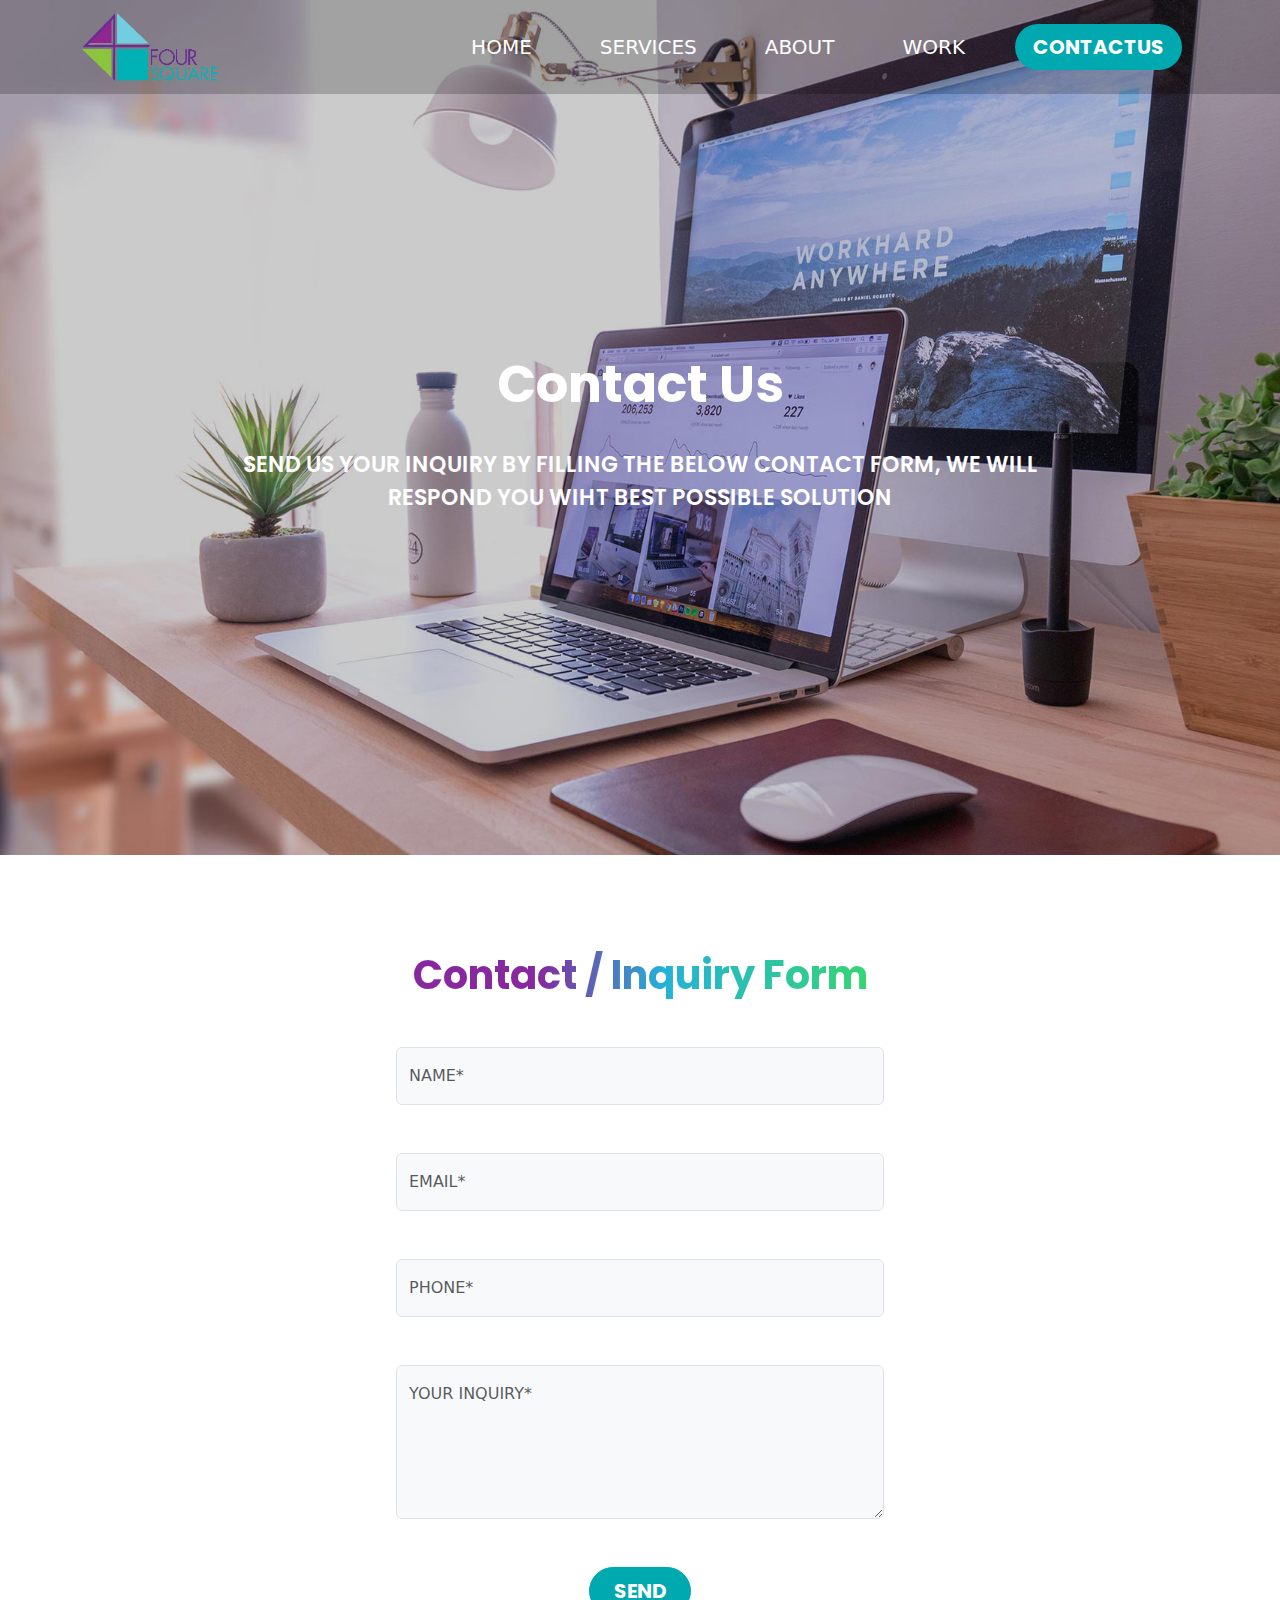
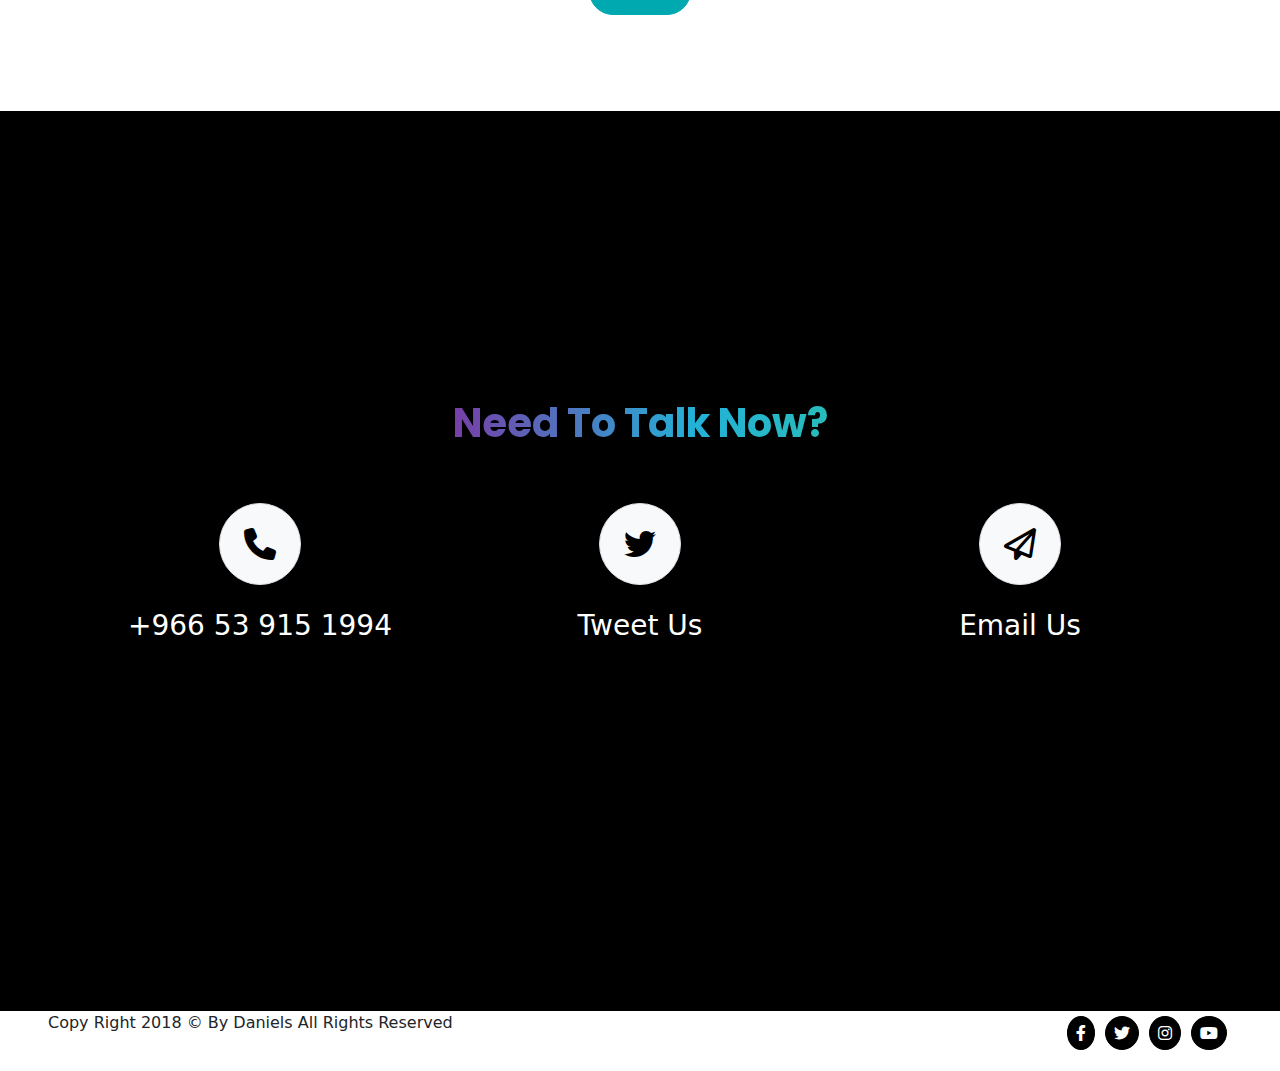
<file: contactUs.html>
<!DOCTYPE html>
<html lang="en">
<head>
    <meta charset="UTF-8">
    <meta http-equiv="X-UA-Compatible" content="IE=edge">
    <meta name="viewport" content="width=device-width, initial-scale=1.0">
    <title>Document</title>
    <link rel="preconnect" href="https://fonts.googleapis.com">
    <link rel="preconnect" href="https://fonts.gstatic.com" crossorigin>
    <link href="https://fonts.googleapis.com/css2?family=Pacifico&family=Poppins:wght@300&display=swap" rel="stylesheet">
    <link rel="stylesheet" href="./css/all.min.css">
    <link rel="stylesheet" href="./css/bootstrap.min.css">
    <link rel="stylesheet" href="./css/contactUs.css">
</head>
<body>
   
    <header>
        <div class="home overflow-hidden">
            <nav class="navbar navbar-expand-lg   " id="navbar-header">
                <div class="container  my-auto ">
                  <a class="navbar-brand fw-bold text-white " href="#"><img src="./img/logo_color.png" class=" logo" alt=""></a>
                  <button class="navbar-toggler" type="button" data-bs-toggle="collapse" data-bs-target="#navbarSupportedContent"
                    aria-controls="navbarSupportedContent" aria-expanded="false" aria-label="Toggle navigation">
                    <span > <i class="fa-solid fa-bars fs-3" style="color: #ffffff;"></i> </span>
                  </button>
                  <div class="collapse navbar-collapse  " id="navbarSupportedContent">
                    <ul class="navbar-nav ms-auto mb-2 mb-lg-0 ">
                      <li class="nav-item px-3">
                        <a class="nav-link active fs-5  text-white" href="./index.html" aria-current="page">HOME <span class="visually-hidden">(current)</span></a>
                    </li>
              
                    <li class="nav-item px-3">
                      <a class="nav-link fs-5  text-white" href="./services.html">SERVICES</a>
                  </li>
                    <li class="nav-item px-3">
                        <a class="nav-link fs-5  text-white" href="./about.html">ABOUT</a>
                    </li>
                    <li class="nav-item px-3">
                        <a class="nav-link fs-5  text-white" href="./work.html">WORK</a>
                    </li>
                     
                    </ul>
                    <div class="contact d-flex my-2 my-lg-0 px-3">
                      <a href="./contactUs.html">   <button class="btn  px-3 rounded-pill border-2   rounded-5  text-white fs-5 " type="submit" >CONTACTUS</button>
              </a>
                  </div>
                  </div>
                </div>
              </nav>


              <div class=" home-caption  text-white text-center py-5 d-flex align-items-center justify-content-center  w-100  " >
              <div>
                <h1 >
                  
                    Contact Us                                  </h1>
                  <p class="p-4 ">
                    SEND US YOUR INQUIRY BY FILLING THE BELOW CONTACT FORM, WE WILL <br> RESPOND YOU WIHT BEST POSSIBLE SOLUTION                </p>
            
            
            
                  
              </div>
          </div>
        </div>
    </header>


<section class=" py-5 ">
    <div class="container contactContainer text-center my-5  title">
        <h1> Contact / Inquiry Form    </h1>
 
        <input type="text" placeholder="NAME*" class="form-control py-3 my-5 bg-light " required>
        <input type="text" placeholder="EMAIL*"  class="form-control py-3 my-5 bg-light" required>
        <input type="text" placeholder="PHONE*"  class="form-control py-3 my-5 bg-light" required>
<textarea name="" id="" cols="10" rows="5" placeholder="YOUR INQUIRY*"  class="form-control py-3 my-5 bg-light"></textarea>
 
<button class="btn   rounded-5  py-2 px-4  text-white fs-5 "> SEND </button>
</div>
</section>


  <!-- contactUs -->
  <section>
    <div class="contactUs">
      
        <div class="d-flex justify-content-between align-items-center   w-100 h-100">
           
                    
               



                <div class="container  py-5">
                    <div class="row">
                      <div class="text-center title">
                        <h1>
                          Need To Talk Now?
                        </h1>
                       </div>
                        <div class="col-md-4 py-5 text-center contactIcon ">
                            <li >
                                <a href="https://www.facebook.com/" target="_blank"><i class="fa-solid fa-phone p-4 text-black border bg-light rounded-circle fs-2"></i></a>
                              </li>
                        <h3 class="text-white py-4">+966 53 915 1994</h3>
                            </div>
                        <div class="col-md-4 py-5 text-center  contactIcon">
                            <li>
                                <a href="https://www.facebook.com/" target="_blank"><i class="fa-brands fa-twitter p-4 text-black border bg-light rounded-circle fs-2"></i></a>
                              </li>
                              <h3  class="text-white py-4 ">Tweet Us  </h3>
                        </div>
                        <div class="col-md-4 py-5 text-center  contactIcon">
                            <li>
                                <a href="https://www.facebook.com/" target="_blank"><i class="fa-regular fa-paper-plane p-4 text-black border bg-light rounded-circle fs-2"></i></a>
                              </li>

                              <h3 class="text-white py-4"> Email Us</h3>
                        </div>
                    </div>
                </div>

              
        </div>
    </div>
  </section>

<!-- footer -->
<footer class=" px-5">
<div class="d-flex justify-content-between fw-medium ">
    <p>Copy Right 2018 © By Daniels All Rights Reserved</p> 


    <div class="social-icons d-flex justify-content-around align-items-center text-white ">
        <ul class="d-flex social-icon">
          <li>
            <a href="https://www.facebook.com/" target="_blank"><i class="fa-brands fa-facebook-f p-2"></i></a>
          </li>
          <li>
            <a href="https://www.twitter.com/" target="_blank"><i class="fa-brands fa-twitter p-2"></i></a>
          </li>
          <!-- <li>
            <a href="https://www.facebook.com/" target="_blank"><i class="fa-brands fa-linkedin-in p-2"></i></i></a>
          </li> -->
          <li>
            <a href="https://www.linkedin.com/" target="_blank"><i class="fa-brands fa-instagram p-2"></i></a>

          </li>
          <li>
            <a href="https://www.youtube.com/" target="_blank"><i class="fa-brands fa-youtube p-2"></i></a>
          </li>
        </ul>
        
      </div>
</div>
  
</footer>




<script src="./js/code.jquery.com_jquery-3.7.0.min.js"></script>
<script src="./js/bootstrap.bundle.min.js"></script>
<script src="./js/script.js"></script>
</body>
</html>
</file>
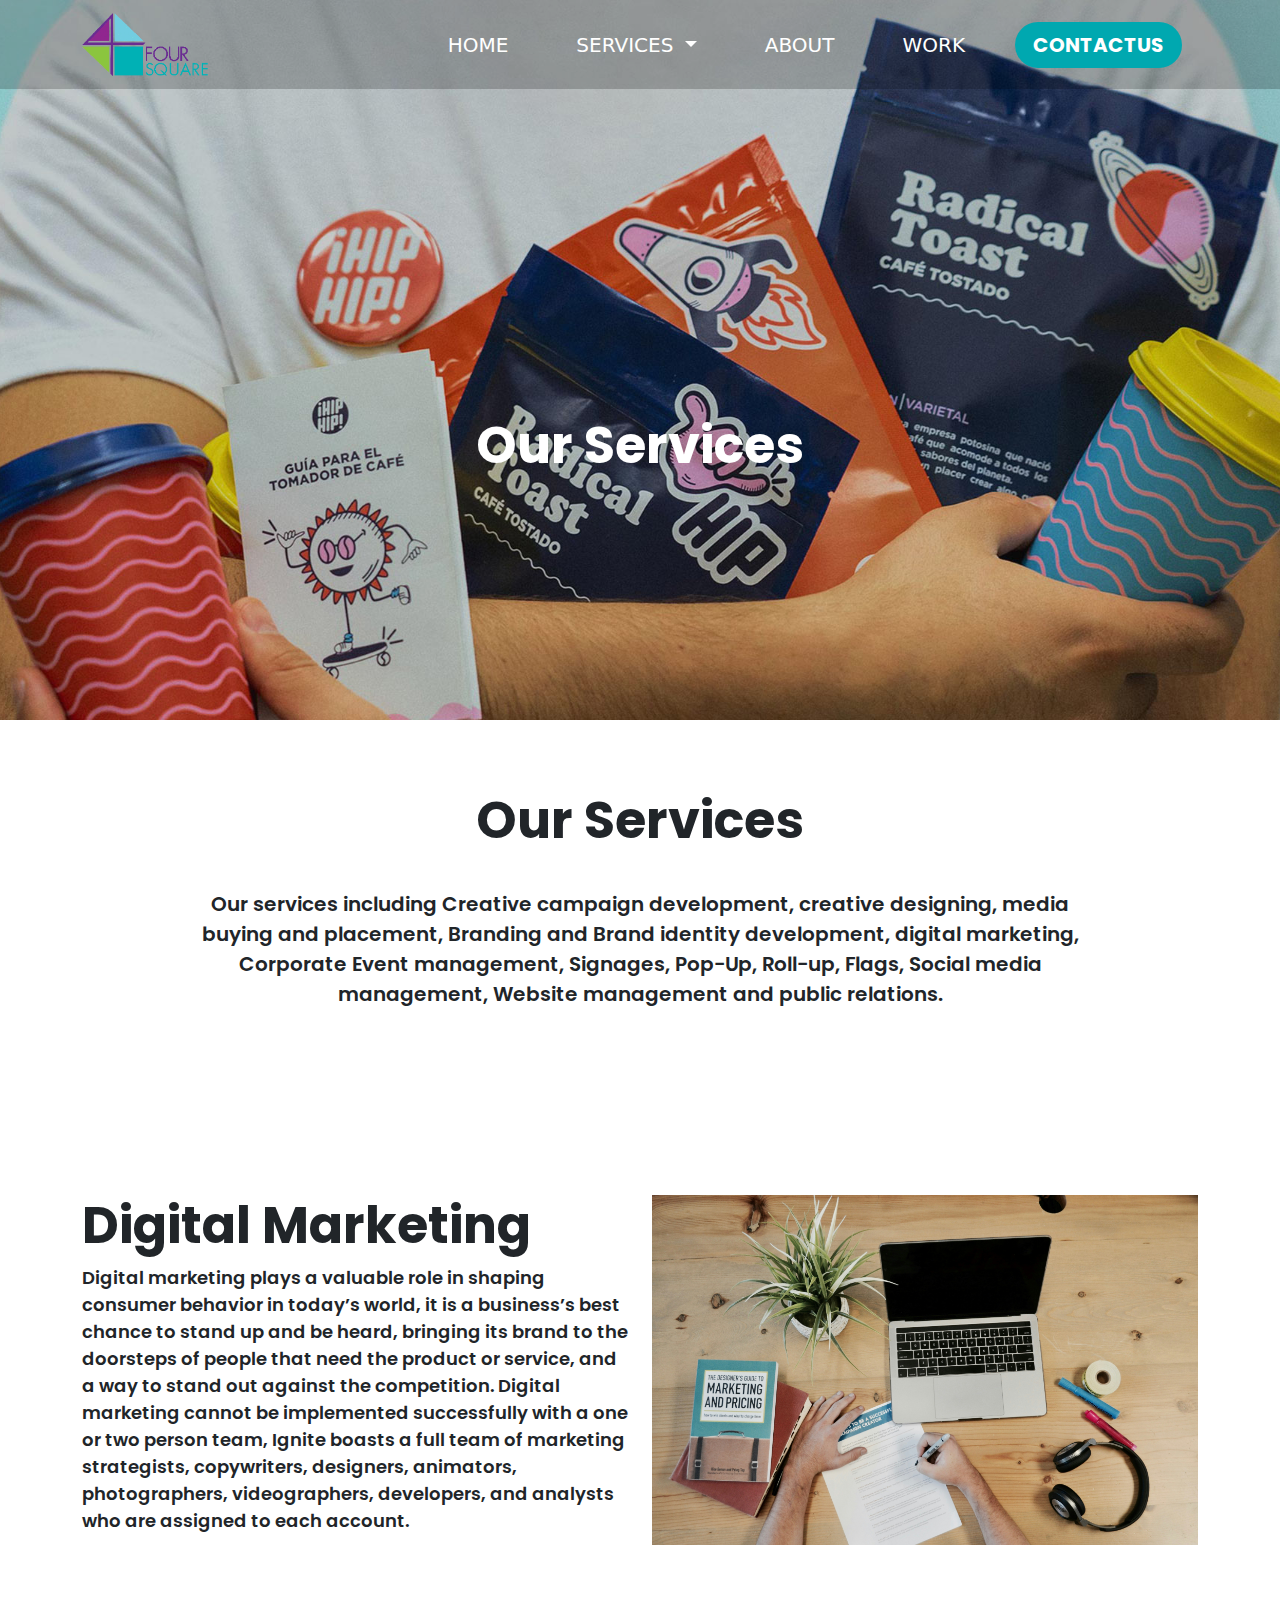
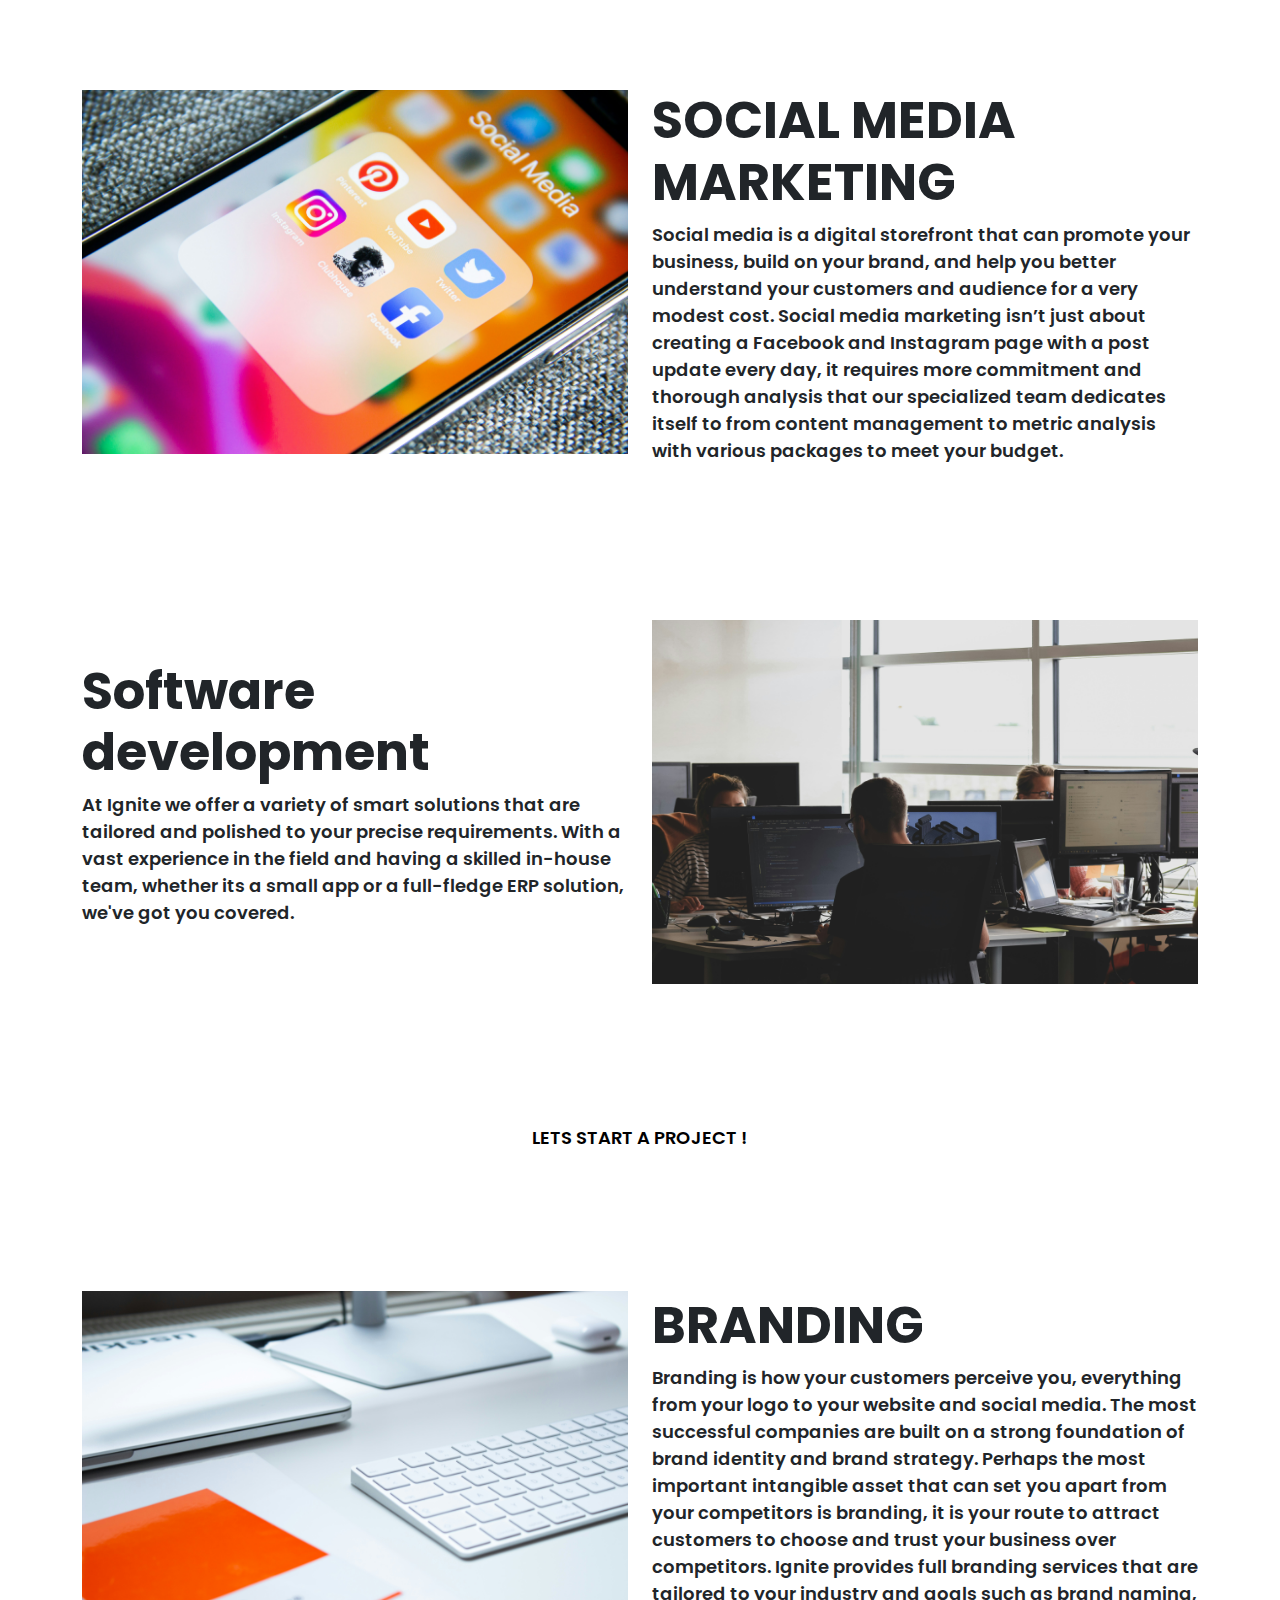
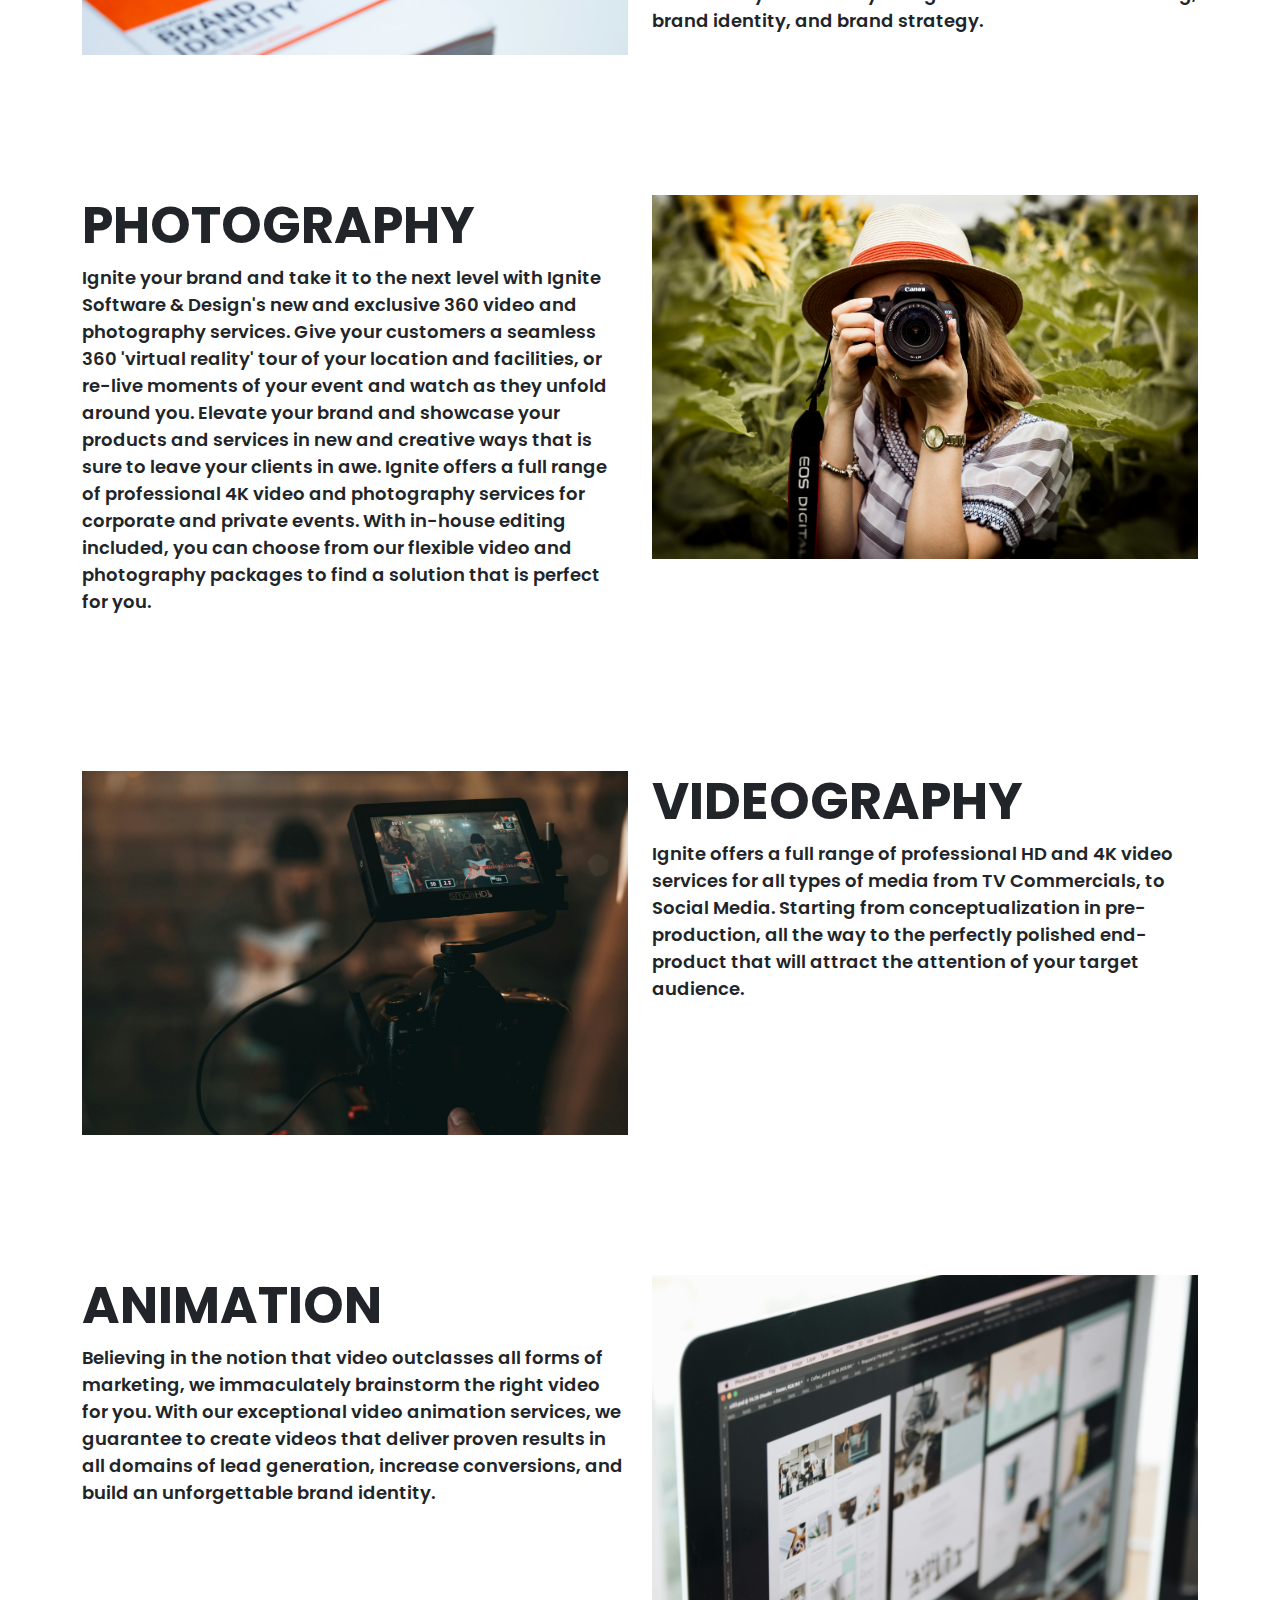
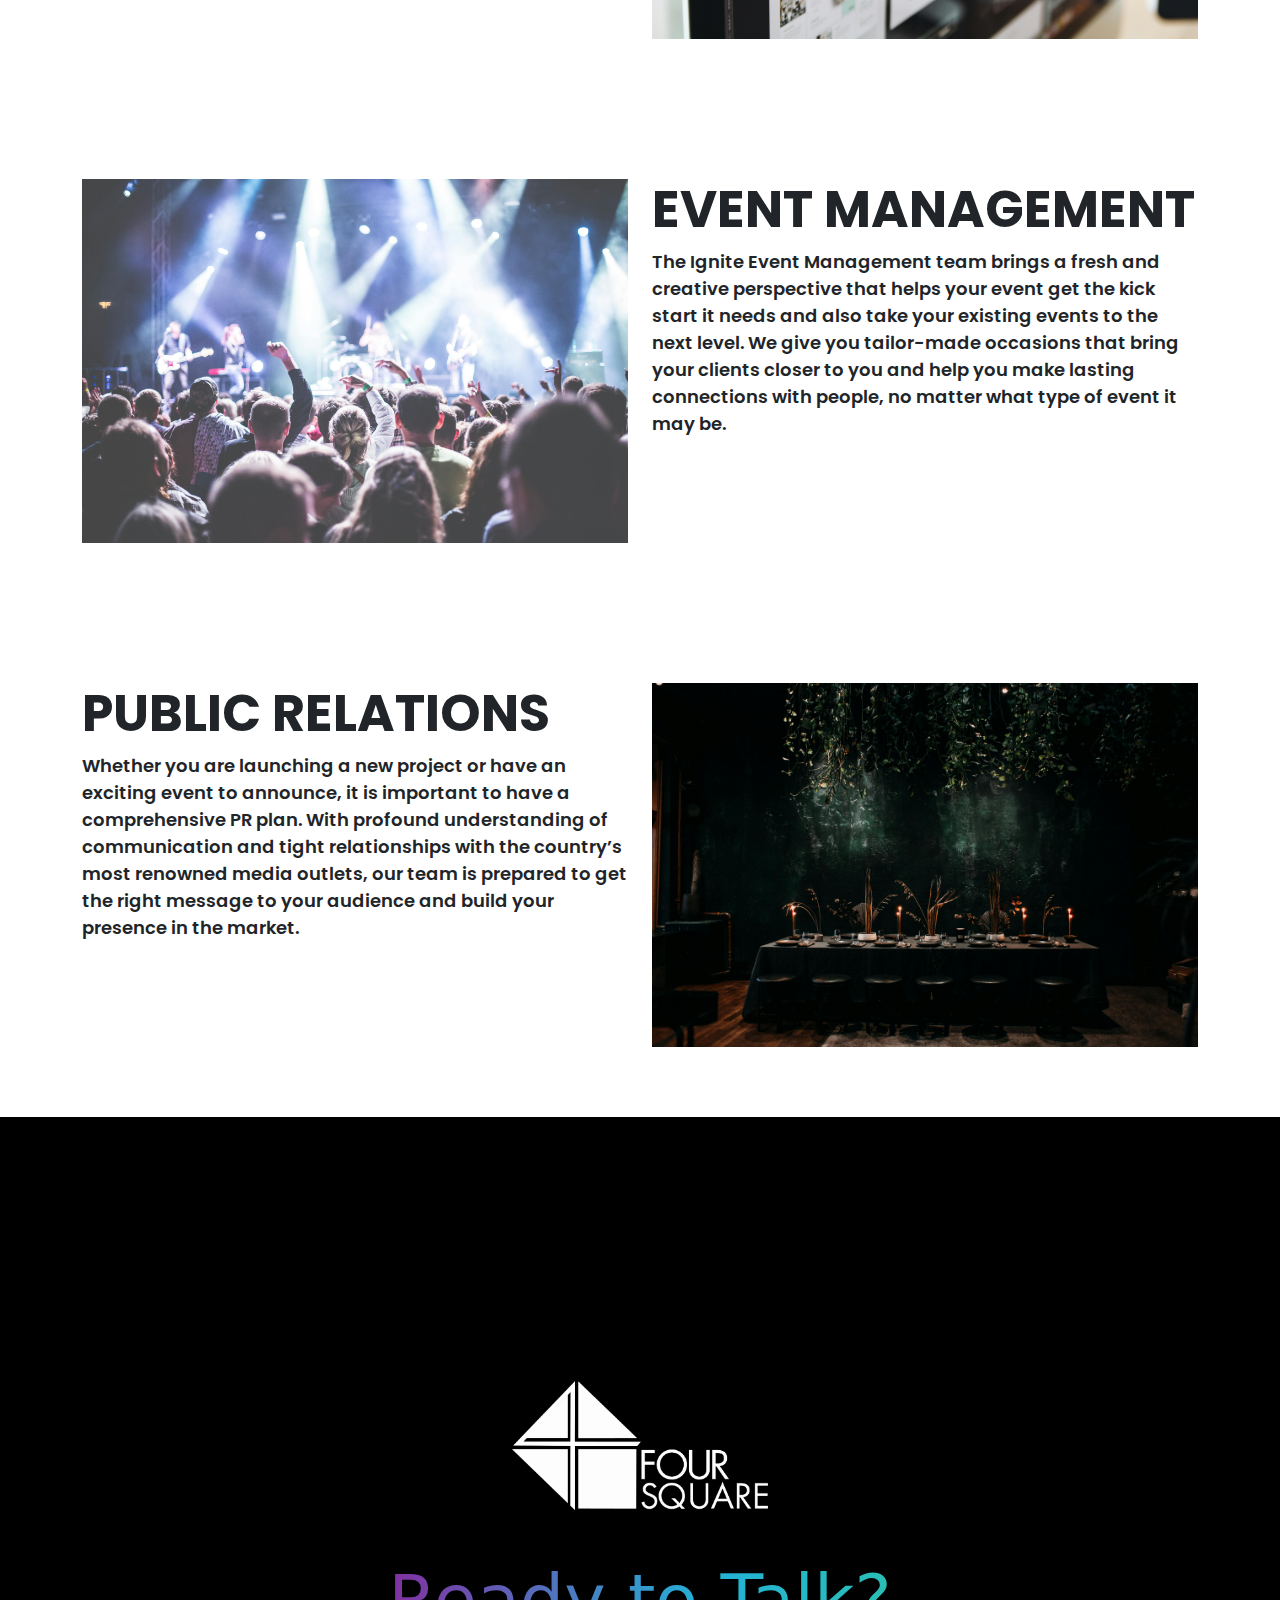
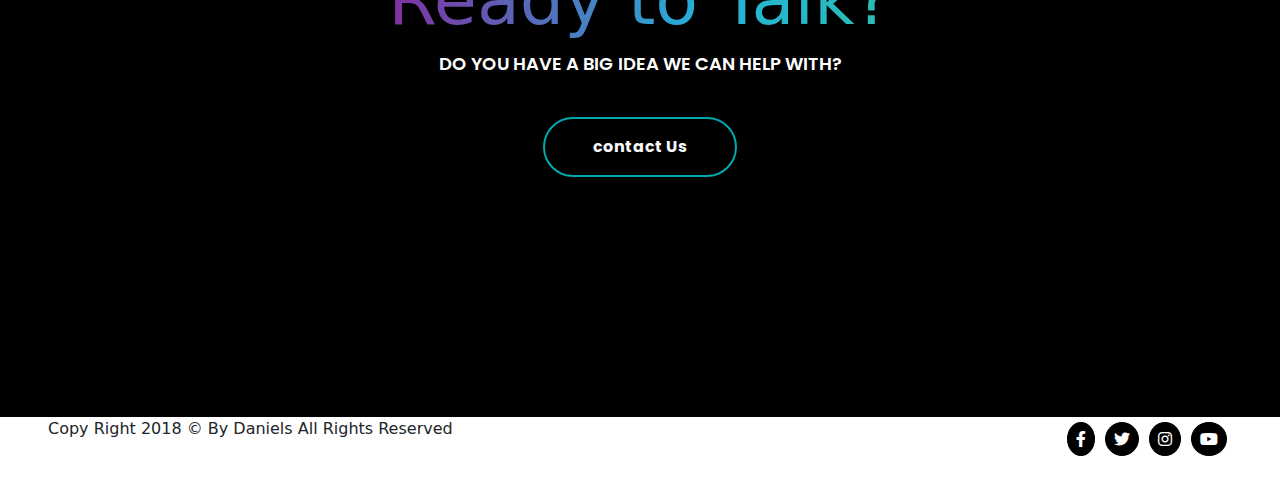
<file: services.html>
<!DOCTYPE html>
<html lang="en">
<head>
    <meta charset="UTF-8">
    <meta http-equiv="X-UA-Compatible" content="IE=edge">
    <meta name="viewport" content="width=device-width, initial-scale=1.0">
    <title>Document</title>
    <link rel="preconnect" href="https://fonts.googleapis.com">
    <link rel="preconnect" href="https://fonts.gstatic.com" crossorigin>
    <link href="https://fonts.googleapis.com/css2?family=Pacifico&family=Poppins:wght@300&display=swap" rel="stylesheet">
    <link rel="stylesheet" href="./css/all.min.css">
    <link rel="stylesheet" href="./css/bootstrap.min.css">
    <link rel="stylesheet" href="./css/service.css">
</head>
<body>
    <header>
        <div class="home overflow-hidden">
            <nav class="navbar navbar-expand-lg   " id="navbar-header">
                <div class="container w-100 my-auto ">
                    <a class="navbar-brand fw-bold text-white " href="#"><img src="./img/logo_color.png" class=" logo " alt=""></a>
                    <button class="navbar-toggler" type="button" data-bs-toggle="collapse" data-bs-target="#navbarSupportedContent"
                      aria-controls="navbarSupportedContent" aria-expanded="false" aria-label="Toggle navigation">
                      <span > <i class="fa-solid fa-bars fs-3" style="color: #ffffff;"></i> </span>
                    </button>
                  <div class="collapse navbar-collapse  " id="navbarSupportedContent">
                    <ul class="navbar-nav ms-auto mb-2 mb-lg-0 ">
                      <li class="nav-item px-3">
                        <a class="nav-link  fs-5  text-white" href="./index.html" aria-current="page">HOME <span class="visually-hidden">(current)</span></a>
                    </li>
                    <li class="nav-item dropdown px-3">
                        <a class="nav-link dropdown-toggle fs-5  text-white" href="./services.html" role="button" data-bs-toggle="dropdown" aria-expanded="false">
                            SERVICES
                        </a>
                        <ul class="dropdown-menu">
                          <li><a class="dropdown-item" href="#Creative_Service">Creative Services</a></li>
                          <li><a class="dropdown-item" href="#SEO">SEO</a></li>
                          <li><a class="dropdown-item" href="#SOCIAL_MEDIA">SOCIAL MEDIA</a></li>
                          
                        
                        </ul>
                      </li>
                     
                    <li class="nav-item px-3">
                        <a class="nav-link fs-5  text-white" href="./about.html">ABOUT</a>
                    </li>
                    <li class="nav-item px-3">
                        <a class="nav-link fs-5  text-white" href="./work.html">WORK</a>
                    </li>
                     
                    </ul>
                    <div class="contact d-flex my-2 my-lg-0 px-3">
                        <a href="./contactUs.html">   <button class="btn  px-3 rounded-pill border-2   rounded-5  text-white fs-5 " type="submit" >CONTACTUS</button>
                </a>
                    </div>
                  </div>
                </div>
              </nav>


              <div class=" home-caption  text-white text-center py-5 d-flex align-items-center justify-content-center  w-100  " >
              <div>
                <h1 >
                  
                    Our Services       </h1>
              
            
            
       
              </div>
          </div>
        </div>
    </header>



    <section class="About padding">
        <div class="container   text-center ">
            <h1>      Our Services       </h1>

            <p>
                Our services including Creative campaign development, creative  designing, media  <br>buying and placement, Branding and Brand identity  development, digital marketing, <br> Corporate Event management, Signages, Pop-Up, Roll-up, Flags, Social media </br> management, Website management and public relations.
            </p>
        </div>
    </section>



<!-- 
<section class="Creative_Services" id="Creative_Service">


<div class="Creative_Services_text slip">

   <div class="container text-white">
    <div>
        <img src="./img/logo.png" alt="" class=" my-5" style="width: 25%;">


        <h1 class=" py-4 ">Digital Marketing </h1>

        <p class="col-md-4 col-sm-4">
            Digital marketing plays a valuable role in shaping consumer behavior in today’s world, it is a business’s best chance to stand up and be heard, bringing its brand to the doorsteps of people that need the product or service, and a way to stand out against the competition. Digital marketing cannot be implemented successfully with a one or two person team, Ignite boasts a full team of marketing strategists, copywriters, designers, animators, photographers, videographers, developers, and analysts who are assigned to each account.
        </p>
    </div>  
   </div>
</div>

</section> -->


<section class="padding ">
    <div class="container">
        <div class="row">
            <div class="col-md-6   d-flex align-items-center">
               <div class="Digital-Marketing-caption">
                <h1 class=" ">Digital Marketing  </h1>
                <p class=" ">
                    Digital marketing plays a valuable role in shaping consumer behavior in today’s world, it is a business’s best chance to stand up and be heard, bringing its brand to the doorsteps of people that need the product or service, and a way to stand out against the competition. Digital marketing cannot be implemented successfully with a one or two person team, Ignite boasts a full team of marketing strategists, copywriters, designers, animators, photographers, videographers, developers, and analysts who are assigned to each account.
                </p>
               </div>
            </div>
            <div class="col-md-6">
                <img src="./img/campaign-creators-RSc6D7bO0fA-unsplash.jpg" alt="" class="w-100">
            </div>
        </div>
    </div>
        </section>
  
        
        <section class="padding">
            <div class="container">
                <div class="row">

                    <div class="col-md-6">
                        <img src="./img/adem-ay-Tk9m_HP4rgQ-unsplash.jpg" alt="" class="w-100">
                    </div>
                    <div class="col-md-6   d-flex align-items-center">
                       <div class="Digital-Marketing-caption">
                        <h1 class=" ">SOCIAL MEDIA MARKETING  </h1>
                        <p>
                            Social media is a digital storefront that can promote your business, build on your brand, and help you better understand your customers and audience for a very modest cost. Social media marketing isn’t just about creating a Facebook and Instagram page with a post update every day, it requires more commitment and thorough analysis that our specialized team dedicates itself to from content management to metric analysis with various packages to meet your budget.
                        </p>
                       </div>
                    </div>
                   
                </div>
            </div>
                </section>
 


                
        <section class="padding">
            <div class="container">
                <div class="row">

                    
                    <div class="col-md-6   d-flex align-items-center">
                       <div class="Digital-Marketing-caption">
                        <h1 class=" ">Software development </h1>
                        <p>
                            At Ignite we offer a variety of smart solutions that are tailored and polished to your precise requirements. With a vast experience in the field and having a skilled in-house team, whether its a small app or a full-fledge ERP solution, we've got you covered.            </p>
                        </p>
                       </div>
                    </div>
                    <div class="col-md-6">
                        <img src="./img/sigmund-Fa9b57hffnM-unsplash.jpg" alt="" class="w-100">
                    </div>
                </div>
            </div>
                </section>
 
 



<!-- 
<section class="Creative_Services" id="SEO">


    <div class="Creative_Services_text slip">
    
       <div class="container text-white">
        <div>
            <img src="./img/logo.png" alt="" class=" my-5" style="width: 25%;">
    
    
            <h1 class=" py-4 ">Software development 


            </h1>
    
            <p class="col-md-4 col-sm-4">
                At Ignite we offer a variety of smart solutions that are tailored and polished to your precise requirements. With a vast experience in the field and having a skilled in-house team, whether its a small app or a full-fledge ERP solution, we've got you covered.            </p>
        </div>  
       </div>
    </div>
    
    </section> -->
    
        <div class="section_footer text-center padding ">
          <a href="./contactUs.html" class="text-black  "> LETS START A PROJECT !</a>  
        </div>


        <section class="padding">
            <div class="container">
                <div class="row">

                    <div class="col-md-6">
                        <img src="./img/patrik-michalicka-r3iAqHb7JWs-unsplash.jpg" alt="" class="w-100">
                    </div>
                    <div class="col-md-6   d-flex align-items-center">
                       <div class="Digital-Marketing-caption">
                        <h1 class=" ">BRANDING </h1>
                        <p>
                            Branding is how your customers perceive you, everything from your logo to your website and social media. The most successful companies are built on a strong foundation of brand identity and brand strategy. Perhaps the most important intangible asset that can set you apart from your competitors is branding, it is your route to attract customers to choose and trust your business over competitors. Ignite provides full branding services that are tailored to your industry and goals such as brand naming, brand identity, and brand strategy.
                        </p>
                       </div>
                    </div>
                  
                </div>
            </div>
                </section>
 
          
      
        <!-- <div class="Digital-Marketing p-5">
            <div class="container">
                <div class="row">
                    <div class="col-md-6   d-flex align-items-center">
                       <div class="Digital-Marketing-caption">
                        <h1 class="title">BRANDING </h1>
                        <p>
                            Branding is how your customers perceive you, everything from your logo to your website and social media. The most successful companies are built on a strong foundation of brand identity and brand strategy. Perhaps the most important intangible asset that can set you apart from your competitors is branding, it is your route to attract customers to choose and trust your business over competitors. Ignite provides full branding services that are tailored to your industry and goals such as brand naming, brand identity, and brand strategy.



                        </p>
                       </div>
                    </div>
                    <div class="col-md-6">
                        <img src="./img/about.jpg" alt="" class="w-75">
                    </div>
                </div>
            </div>
                </div>
             -->


                <!-- <section class="Creative_Services" id="SOCIAL_MEDIA">


                    <div class="Creative_Services_text slip">
                    
                       <div class="container text-white">
                       
                            <img src="./img/logo.png" alt="" class=" my-5" >
                    
                    
                            <h1 class=" py-4 ">PRINTING </h1>
                    
                            <p class="col-md-4 col-sm-4">
                                Since the inception, we have always aimed at providing unparalleled services in quality and communication and consequently, Ignite opened its own printing factory with high-end equipment and materials to provide our clients with their physical marketing requirements.
                            </p>
                    
                       </div>
                    </div>
                    
                    </section> -->


               

                    <section class="padding">
                        <div class="container">
                            <div class="row">
            
                               
                                <div class="col-md-6   d-flex align-items-center">
                                   <div class="Digital-Marketing-caption">
                                    <h1 class=" ">PHOTOGRAPHY </h1>
                                    <p>
                                        Ignite your brand and take it to the next level with Ignite Software & Design's new and exclusive 360 video and photography services. Give your customers a seamless 360 'virtual reality' tour of your location and facilities, or re-live moments of your event and watch as they unfold around you.
                
                                        Elevate your brand and showcase your products and services in new and creative ways that is sure to leave your clients in awe.
                                        
                                        Ignite offers a full range of professional 4K video and photography services for corporate and private events. With in-house editing included, you can choose from our flexible video and photography packages to find a solution that is perfect for you.
                                        
                                                            </p>
                                   </div>
                                </div>
                              
                                <div class="col-md-6">
                                    <img src="./img/pexels-andre-furtado-1264210.jpg" alt="" class="w-100">
                                </div>

                            </div>
                        </div>
                            </section>
             
                    


                    <section class="padding">
                        <div class="container">
                            <div class="row">
                    
                                <div class="col-md-6  ">
                                    <img src="./img/pexels-kyle-loftus-2510428.jpg" class="w-100" alt="">
                                     </div>
                                           
                                <div class="col-md-6 web_design">
                    <h1 class=" ">VIDEOGRAPHY</h1>
                                
                    <p>
                        Ignite offers a full range of professional HD and 4K video services for all types of media from TV Commercials, to Social Media. Starting from conceptualization in pre-production, all the way to the perfectly polished end-product that will attract the attention of your target audience.
                    </div>
                    
                    
                 
                            </div>
                        </div>
                    </section>

                    <section class="padding">
                        <div class="container">
                            <div class="row">
                    
                    
                                <div class="col-md-6 web_design">
                    <h1 class=" ">ANIMATION</h1>
                                
                    <p>
                        Believing in the notion that video outclasses all forms of marketing, we immaculately brainstorm the right video for you. With our exceptional video animation services, we guarantee to create videos that deliver proven results in all domains of lead generation, increase conversions, and build an unforgettable brand identity.
                    
                    </p>
                    </div>
                    
                    
                    <div class="col-md-6  ">
                        <img src="./img/pexels-tranmautritam-326514.jpg" class="w-100" alt="">
                         </div>
                               
                            </div>
                        </div>
                    </section>

                    <section class="padding">
                        <div class="container">
                            <div class="row">
                    
                                <div class="col-md-6  ">
                                    <img src="./img/pexels-picjumbocom-196652.jpg" class="w-100" alt="">
                                     </div>


                                <div class="col-md-6 web_design">
                    <h1 >EVENT MANAGEMENT</h1>
                                
                    <p>
                        The Ignite Event Management team brings a fresh and creative perspective that helps your event get the kick start it needs and also take your existing events to the next level. We give you tailor-made occasions that bring your clients closer to you and help you make lasting connections with people, no matter what type of event it may be.
                        </p>
                    </div>
                    
                    
                    
                               
                            </div>
                        </div>
                    </section> 



                    <section class="padding">
                        <div class="container">
                            <div class="row">
                    
                    
                                <div class="col-md-6 web_design">
                    <h1  >PUBLIC RELATIONS</h1>
                                
                    <p>
                        Whether you are launching a new project or have an exciting event to announce, it is important to have a comprehensive PR plan. With profound understanding of communication and tight relationships with the country’s most renowned media outlets, our team is prepared to get the right message to your audience and build your presence in the market.
                        </p>
                    </div>
                    
                    
                    <div class="col-md-6 ">
                        <img src="./img/pexels-rachel-claire-4577179.jpg" class="w-100" alt="">
                         </div>
                               
                            </div>
                        </div>
                    </section>








                    
  <!-- contactUs -->
  <section>
    <div class="contactUs">
      
        <div class="d-flex justify-content-center align-items-center  w-100 h-100">
           
            <div class="   text-white text-center " >
<div>
    <img src="./img/logo.png" alt="" class=" m-5" >
</div>        

                <h1 class="fw-blod title" >
                  
                    Ready to Talk?
                </h1>
                <p>
                    DO YOU HAVE A BIG IDEA WE CAN HELP WITH?
                </p>
        <a href="./contactUs.html">
            <button class="btn rounded-5 border-2 py-3 m-4  px-5 text-light " >
                contact Us
                      </button>
        
        </a>
               
                
                </div>
        </div>
    </div>
  </section>

<!-- footer -->
<footer class=" px-5">
<div class="d-flex justify-content-between fw-medium ">
    <p>Copy Right 2018 © By Daniels All Rights Reserved</p> 


    <div class="social-icons d-flex justify-content-around align-items-center text-white ">
        <ul class="d-flex social-icon">
          <li>
            <a href="https://www.facebook.com/" target="_blank"><i class="fa-brands fa-facebook-f p-2"></i></a>
          </li>
          <li>
            <a href="https://www.twitter.com/" target="_blank"><i class="fa-brands fa-twitter p-2"></i></a>
          </li>
          <!-- <li>
            <a href="https://www.facebook.com/" target="_blank"><i class="fa-brands fa-linkedin-in p-2"></i></i></a>
          </li> -->
          <li>
            <a href="https://www.linkedin.com/" target="_blank"><i class="fa-brands fa-instagram p-2"></i></a>
          </li>
          <li>
            <a href="https://www.youtube.com/" target="_blank"><i class="fa-brands fa-youtube p-2"></i></a>
          </li>
        </ul>
        
      </div>
</div>
  
</footer>

<script src="./js/code.jquery.com_jquery-3.7.0.min.js"></script>
<script src="./js/bootstrap.bundle.min.js"></script>
<script src="./js/script.js"></script>              
</body>
</html>
</file>
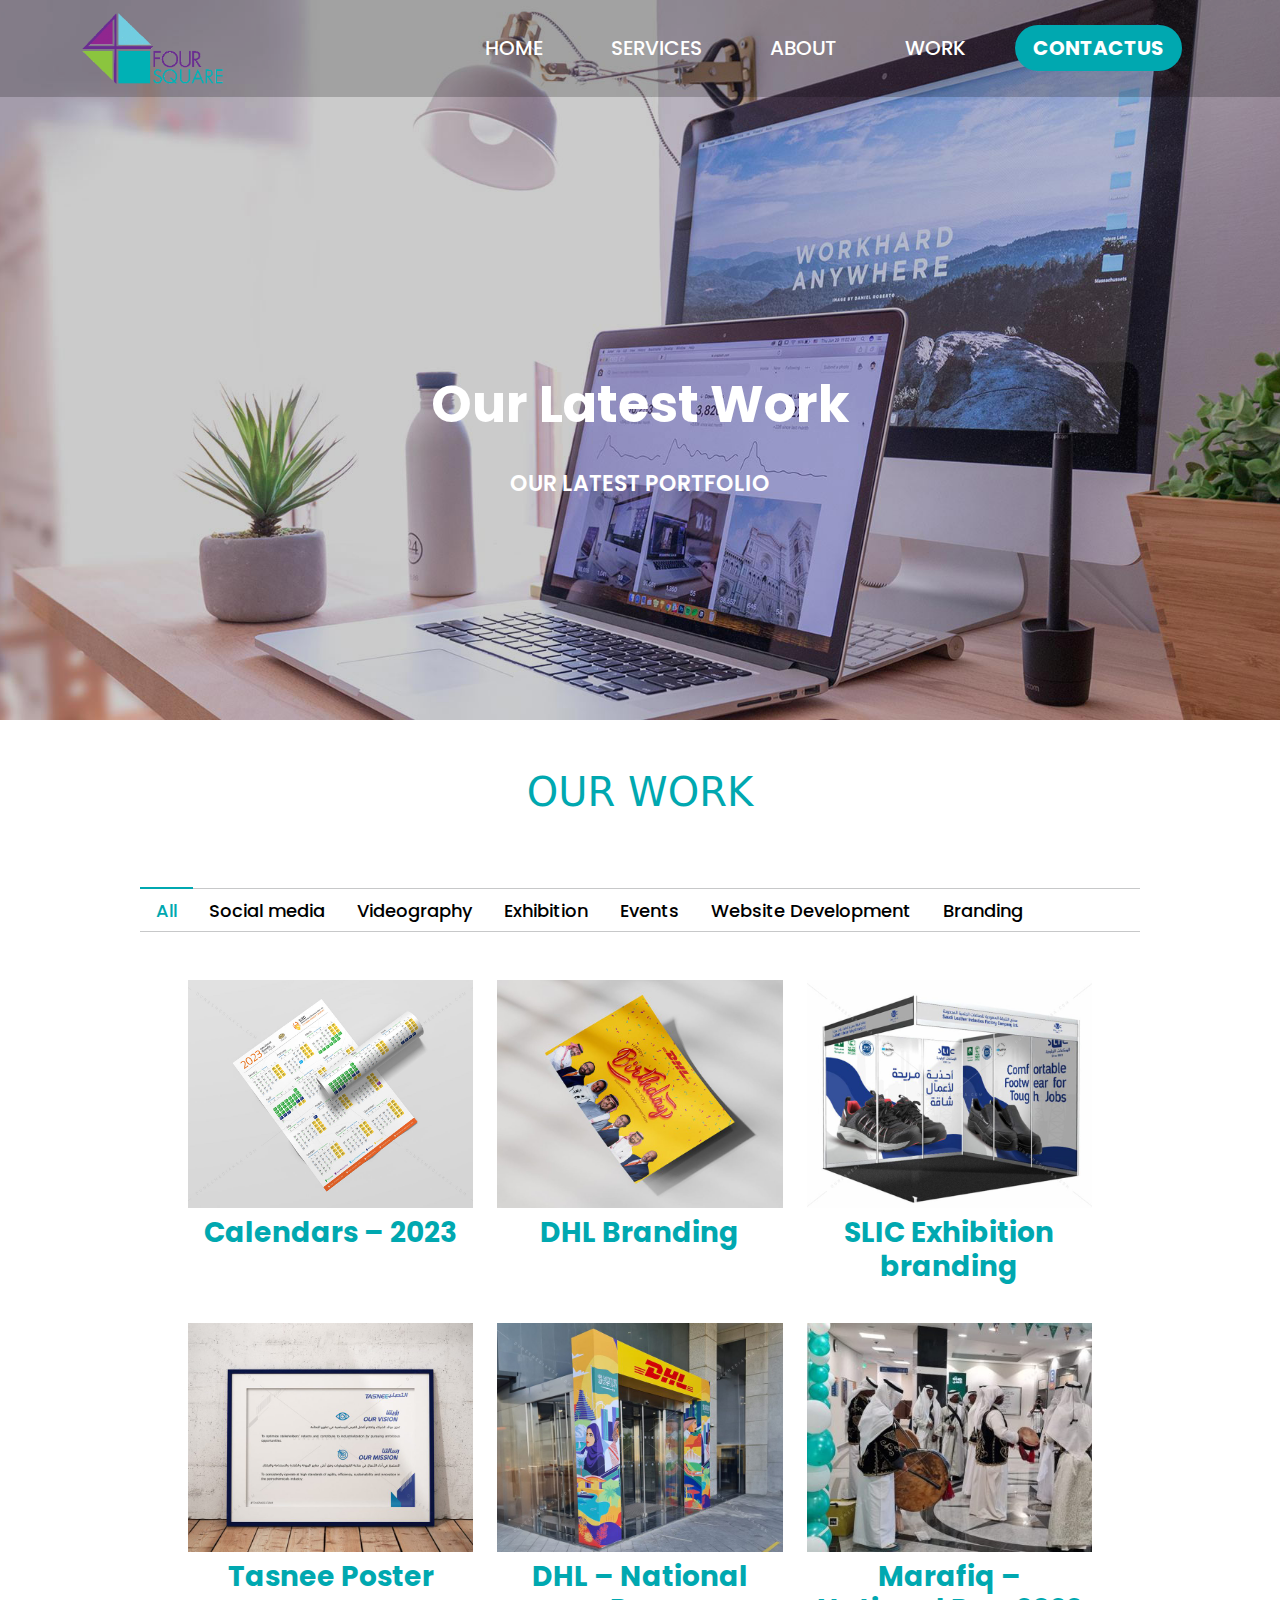
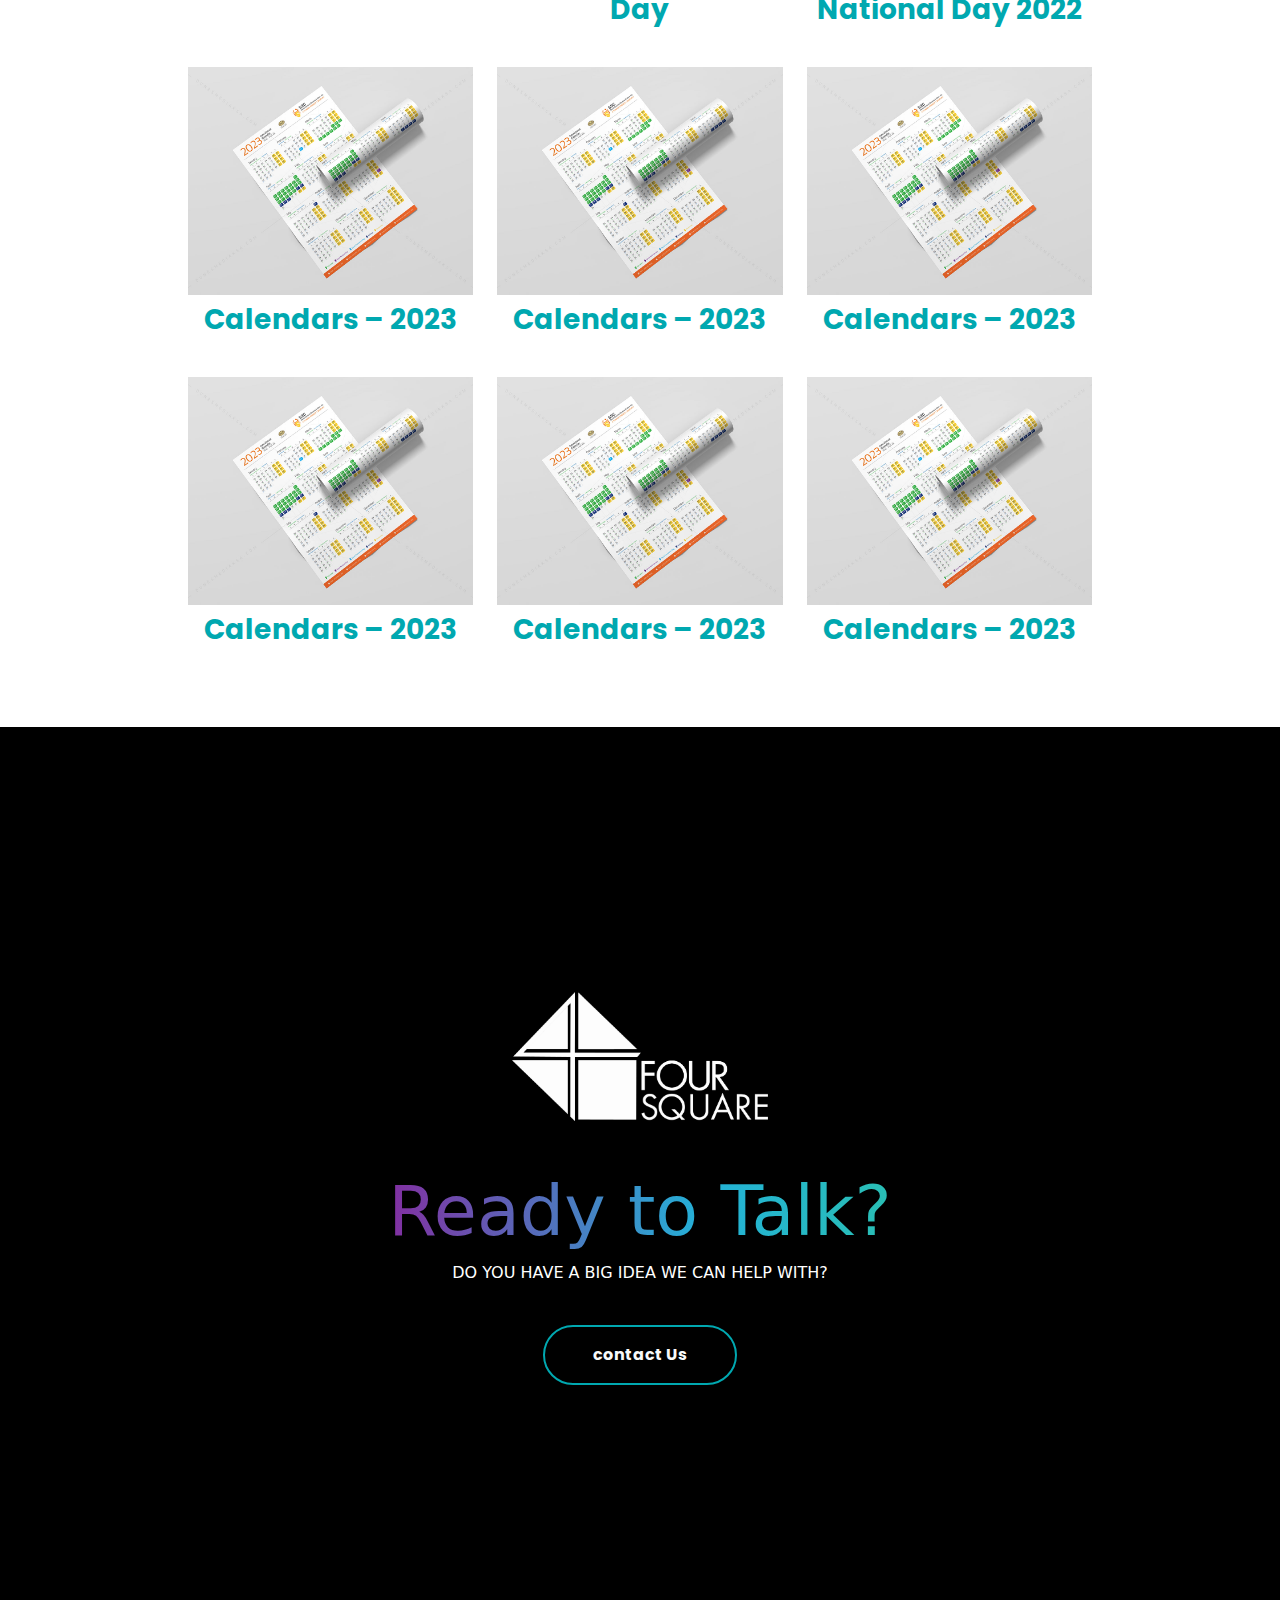
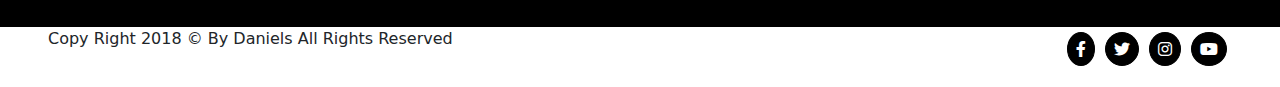
<file: work.html>
<!DOCTYPE html>
<html lang="en">
<head>
    <meta charset="UTF-8">
    <meta http-equiv="X-UA-Compatible" content="IE=edge">
    <meta name="viewport" content="width=device-width, initial-scale=1.0">
    <title>Document</title>
    <link rel="preconnect" href="https://fonts.googleapis.com">
    <link rel="preconnect" href="https://fonts.gstatic.com" crossorigin>
    <link href="https://fonts.googleapis.com/css2?family=Pacifico&family=Poppins:wght@300&display=swap" rel="stylesheet">
    <link rel="stylesheet" href="./css/all.min.css">
    <link rel="stylesheet" href="./css/bootstrap.min.css">
    <link rel="stylesheet" href="./css/work.css">
</head>
<body>
    
    <header>
        <div class="home overflow-hidden">
            <nav class="navbar navbar-expand-lg   " id="navbar-header">
                <div class="container w-100 my-auto ">
                  <a class="navbar-brand fw-bold text-white " href="#"><img src="./img/logo_color.png" class=" logo" alt=""></a>
    <button class="navbar-toggler" type="button" data-bs-toggle="collapse" data-bs-target="#navbarSupportedContent"
      aria-controls="navbarSupportedContent" aria-expanded="false" aria-label="Toggle navigation">
      <span > <i class="fa-solid fa-bars fs-3" style="color: #ffffff;"></i> </span>
    </button>
                  </button>
                  <div class="collapse navbar-collapse  " id="navbarSupportedContent">
                    <ul class="navbar-nav ms-auto mb-2 mb-lg-0 ">
                      <li class="nav-item px-3">
                        <a class="nav-link  fs-5  text-white" href="./index.html" aria-current="page">HOME <span class="visually-hidden">(current)</span></a>
                    </li>
              
                    <li class="nav-item px-3">
                      <a class="nav-link fs-5  text-white" href="./services.html">SERVICES</a>
                  </li>
                    <li class="nav-item px-3">
                        <a class="nav-link fs-5  text-white" href="./about.html">ABOUT</a>
                    </li>
                    <li class="nav-item px-3">
                        <a class="nav-link fs-5  text-white" href="./work.html">WORK</a>
                    </li>
                     
                    </ul>
                    <div class="contact d-flex my-2 my-lg-0 px-3">
                      <a href="./contactUs.html">   <button class="btn  px-3 rounded-pill border-2   rounded-5  text-white fs-5 " type="submit" >CONTACTUS</button>
              </a>
                  </div>
                  </div>
                </div>
              </nav>


              <div class=" home-caption  text-white text-center py-5 d-flex align-items-center justify-content-center  w-100  " >
              <div>
                <h1 >
                  
                    Our Latest Work

                                  </h1>
                  <p class="p-4 ">
                    OUR LATEST PORTFOLIO
                                </p>
            
            
            
       
              </div>
          </div>
        </div>
    </header>


    <div class="container py-5   text-center " style="color: rgb(0,168,176); "> 
        <h1> OUR WORK</h1>
        <!-- <div class="line left"></div>
        <div class="line center"></div>
        <div class="line right"></div> -->
    </div>

<div class="ourWork py-3 ">    
    <div class="container ">
        <hr>
        <ul class="nav nav-tabs border-0 p-0" id="myTab" role="tablist">
            <li class="nav-item" role="presentation">
              <button class="nav-link active" id="home-tab" data-bs-toggle="tab" data-bs-target="#home-tab-pane" type="button" role="tab" aria-controls="home-tab-pane" aria-selected="true">All</button>
            </li>
            <li class="nav-item" role="presentation">
              <button class="nav-link" id="Branding-tab" data-bs-toggle="tab" data-bs-target="#Branding-tab-pane" type="button" role="tab" aria-controls="Branding-tab-pane" aria-selected="false">Social media</button>
            </li>
            <li class="nav-item" role="presentation">
              <button class="nav-link" id="CorporateEvents-tab" data-bs-toggle="tab" data-bs-target="#CorporateEvents-tab-pane" type="button" role="tab" aria-controls="CorporateEvents-tab-pane" aria-selected="false">Videography</button>
            </li>
            <li class="nav-item" role="presentation">
                <button class="nav-link" id="Exterior-tab" data-bs-toggle="tab" data-bs-target="#Exterior-tab-pane" type="button" role="tab" aria-controls="Exterior-tab-pane" aria-selected="false">Exhibition</button>
              </li>
                   <li class="nav-item" role="presentation">
                <button class="nav-link" id="GiveAways-tab" data-bs-toggle="tab" data-bs-target="#GiveAways-tab-pane" type="button" role="tab" aria-controls="GiveAways-tab-pane" aria-selected="false">Events</button>
                      </li>
              <li class="nav-item" role="presentation">
                <button class="nav-link" id="SignageSolutions-tab" data-bs-toggle="tab" data-bs-target="#SignageSolutions-tab-pane" type="button" role="tab" aria-controls="SignageSolutions-tab-pane" aria-selected="false">Website Development</button>
              </li>
              <li class="nav-item" role="presentation">
                <button class="nav-link" id="SignageSolutions-tab" data-bs-toggle="tab" data-bs-target="#SignageSolutions-tab-pane" type="button" role="tab" aria-controls="SignageSolutions-tab-pane" aria-selected="false">Branding</button>
              </li>
          </ul>
          <hr>
          <div class="tab-content" id="myTabContent">
            <div class="tab-pane fade show active" id="home-tab-pane" role="tabpanel" aria-labelledby="home-tab" tabindex="0">

                <div class="container w-auto p-5">
                <div class="row gy-4">
                  <div class="col-md-4 text text">
                    <div class="Portfolio-contant overflow-hidden position-relative">
                      <img src="./img/calendars-1.jpg" class="w-100" alt="">
                <a href="./Brief.html ">
                  <div class="layer d-flex align-items-center justify-content-center">
                    <div class="Portfolio-text text-center">
                      <i class="fa-solid fa-link fs-1" style="color: #1ca0ba;" ></i>              
                    </div>
                  </div>
                </a>

                    </div>
                    <h3 class="p-2 text-center "> Calendars – 2023 </h3>

                  </div>
                  <div class="col-md-4 text">
                    <div class="Portfolio-contant overflow-hidden position-relative">
                      <img src="./img/dhl-1-800x640.jpg" class="w-100" alt="">
                           <a href="./Brief.html ">
                        <div class="layer d-flex align-items-center justify-content-center">
                          <div class="Portfolio-text text-center">
                            <i class="fa-solid fa-link fs-1" style="color: #1ca0ba;" ></i>              
                          </div>
                        </div>
                      </a>
                    </div>
                    <h3 class="p-2 text-center"> DHL Branding </h3>

                  </div>
                  <div class="col-md-4 text">
                    <div class="Portfolio-contant overflow-hidden position-relative">
                      <img src="./img/slic-1-800x640.jpg" class="w-100" alt="">
                           <a href="./Brief.html ">
                        <div class="layer d-flex align-items-center justify-content-center">
                          <div class="Portfolio-text text-center">
                            <i class="fa-solid fa-link fs-1" style="color: #1ca0ba;" ></i>              
                          </div>
                        </div>
                      </a>
                    </div>
                    <h3 class="p-2 text-center"> SLIC Exhibition branding </h3>
                  </div>
                  <div class="col-md-4 text">
                    <div class="Portfolio-contant overflow-hidden position-relative">
                      <img src="./img/tasnee-1-800x640.jpg" class="w-100" alt="">
                           <a href="./Brief.html ">
                        <div class="layer d-flex align-items-center justify-content-center">
                          <div class="Portfolio-text text-center">
                            <i class="fa-solid fa-link fs-1" style="color: #1ca0ba;" ></i>              
                          </div>
                        </div>
                      </a>
                    </div>

                    <h3 class="p-2 text-center">  Tasnee Poster </h3>

                  </div>
                  <div class="col-md-4 text">
                    <div class="Portfolio-contant overflow-hidden position-relative">
                      <img src="./img/dhl-national-day-4-800x640.jpg" class="w-100" alt="">
                           <a href="./Brief.html ">
                        <div class="layer d-flex align-items-center justify-content-center">
                          <div class="Portfolio-text text-center">
                            <i class="fa-solid fa-link fs-1" style="color: #1ca0ba;" ></i>              
                          </div>
                        </div>
                      </a>
                    </div>
                    <h3 class="p-2 text-center"> DHL – National Day </h3>

                  </div>
                  <div class="col-md-4 text">
                    <div class="Portfolio-contant overflow-hidden position-relative">
                      <img src="./img/Marafiq_national_day_2-400x320.jpg" class="w-100" alt="">
                           <a href="./Brief.html ">
                        <div class="layer d-flex align-items-center justify-content-center">
                          <div class="Portfolio-text text-center">
                            <i class="fa-solid fa-link fs-1" style="color: #1ca0ba;" ></i>              
                          </div>
                        </div>
                      </a>
                    </div>
                    <h3 class="p-2 text-center"> Marafiq – National Day 2022 </h3>
 
                  </div>
            

                  <div class="col-md-4 text">
                    <div class="Portfolio-contant overflow-hidden position-relative">
                      <img src="./img/calendars-1.jpg" class="w-100" alt="">
                     <a href="./Brief.html ">
                  <div class="layer d-flex align-items-center justify-content-center">
                    <div class="Portfolio-text text-center">
                      <i class="fa-solid fa-link fs-1" style="color: #1ca0ba;" ></i>              
                    </div>
                  </div>
                </a>

                    </div>
                    <h3 class="p-2 text-center "> Calendars – 2023 </h3>

                  </div>

                  <div class="col-md-4 text">
                    <div class="Portfolio-contant overflow-hidden position-relative">
                      <img src="./img/calendars-1.jpg" class="w-100" alt="">
                     <a href="./Brief.html ">
                  <div class="layer d-flex align-items-center justify-content-center">
                    <div class="Portfolio-text text-center">
                      <i class="fa-solid fa-link fs-1" style="color: #1ca0ba;" ></i>              
                    </div>
                  </div>
                </a>

                    </div>
                    <h3 class="p-2 text-center "> Calendars – 2023 </h3>

                  </div>

                  <div class="col-md-4 text">
                    <div class="Portfolio-contant overflow-hidden position-relative">
                      <img src="./img/calendars-1.jpg" class="w-100" alt="">
                     <a href="./Brief.html ">
                  <div class="layer d-flex align-items-center justify-content-center">
                    <div class="Portfolio-text text-center">
                      <i class="fa-solid fa-link fs-1" style="color: #1ca0ba;" ></i>              
                    </div>
                  </div>
                </a>

                    </div>
                    <h3 class="p-2 text-center "> Calendars – 2023 </h3>

                  </div>
                  
                  <div class="col-md-4 text">
                    <div class="Portfolio-contant overflow-hidden position-relative">
                      <img src="./img/calendars-1.jpg" class="w-100" alt="">
                     <a href="./Brief.html ">
                  <div class="layer d-flex align-items-center justify-content-center">
                    <div class="Portfolio-text text-center">
                      <i class="fa-solid fa-link fs-1" style="color: #1ca0ba;" ></i>              
                    </div>
                  </div>
                </a>

                    </div>
                    <h3 class="p-2 text-center "> Calendars – 2023 </h3>

                  </div>

                  <div class="col-md-4 text">
                    <div class="Portfolio-contant overflow-hidden position-relative">
                      <img src="./img/calendars-1.jpg" class="w-100" alt="">
                     <a href="./Brief.html ">
                  <div class="layer d-flex align-items-center justify-content-center">
                    <div class="Portfolio-text text-center">
                      <i class="fa-solid fa-link fs-1" style="color: #1ca0ba;" ></i>              
                    </div>
                  </div>
                </a>

                    </div>
                    <h3 class="p-2 text-center "> Calendars – 2023 </h3>

                  </div>
                  <div class="col-md-4 text">
                    <div class="Portfolio-contant overflow-hidden position-relative">
                      <img src="./img/calendars-1.jpg" class="w-100" alt="">
                     <a href="./Brief.html ">
                  <div class="layer d-flex align-items-center justify-content-center">
                    <div class="Portfolio-text text-center">
                      <i class="fa-solid fa-link fs-1" style="color: #1ca0ba;" ></i>              
                    </div>
                  </div>
                </a>

                    </div>
                    <h3 class="p-2 text-center "> Calendars – 2023 </h3>

                  </div>
                </div>
              </div></div>
            <div class="tab-pane fade" id="Branding-tab-pane" role="tabpanel" aria-labelledby="Branding-tab" tabindex="0">   
                <div class="container w-auto p-5">
                <div class="row gy-4">
                  <div class="col-md-4 text">
                    <div class="Portfolio-contant overflow-hidden position-relative">
                      <img src="./img/calendars-1.jpg" class="w-100" alt="">
                     <a href="./Brief.html ">
                  <div class="layer d-flex align-items-center justify-content-center">
                    <div class="Portfolio-text text-center">
                      <i class="fa-solid fa-link fs-1" style="color: #1ca0ba;" ></i>              
                    </div>
                  </div>
                </a>

                    </div>
                    <h3 class="p-2 text-center "> Calendars – 2023 </h3>

                  </div>
                  <div class="col-md-4 text">
                    <div class="Portfolio-contant overflow-hidden position-relative">
                      <img src="./img/dhl-1-800x640.jpg" class="w-100" alt="">
                           <a href="./Brief.html ">
                        <div class="layer d-flex align-items-center justify-content-center">
                          <div class="Portfolio-text text-center">
                            <i class="fa-solid fa-link fs-1" style="color: #1ca0ba;" ></i>              
                          </div>
                        </div>
                      </a>
                    </div>
                    <h3 class="p-2 text-center"> DHL Branding </h3>

                  </div>
                  <div class="col-md-4 text">
                    <div class="Portfolio-contant overflow-hidden position-relative">
                      <img src="./img/slic-1-800x640.jpg" class="w-100" alt="">
                           <a href="./Brief.html ">
                        <div class="layer d-flex align-items-center justify-content-center">
                          <div class="Portfolio-text text-center">
                            <i class="fa-solid fa-link fs-1" style="color: #1ca0ba;" ></i>              
                          </div>
                        </div>
                      </a>
                    </div>
                    <h3 class="p-2 text-center"> SLIC Exhibition branding </h3>
                  </div>
                  <div class="col-md-4 text">
                    <div class="Portfolio-contant overflow-hidden position-relative">
                      <img src="./img/tasnee-1-800x640.jpg" class="w-100" alt="">
                           <a href="./Brief.html ">
                        <div class="layer d-flex align-items-center justify-content-center">
                          <div class="Portfolio-text text-center">
                            <i class="fa-solid fa-link fs-1" style="color: #1ca0ba;" ></i>              
                          </div>
                        </div>
                      </a>
                    </div>

                    <h3 class="p-2 text-center">  Tasnee Poster </h3>

                  </div>
                 
                 

                
                
                </div>
              </div>
            </div>
            <div class="tab-pane fade" id="CorporateEvents-tab-pane" role="tabpanel" aria-labelledby="CorporateEvents-tab" tabindex="0">      <div class="container w-auto p-5">
                <div class="row gy-4">
                  <div class="col-md-4 text">
                    <div class="Portfolio-contant overflow-hidden position-relative">
                      <img src="./img/calendars-1.jpg" class="w-100" alt="">
                     <a href="./Brief.html ">
                  <div class="layer d-flex align-items-center justify-content-center">
                    <div class="Portfolio-text text-center">
                      <i class="fa-solid fa-link fs-1" style="color: #1ca0ba;" ></i>              
                    </div>
                  </div>
                </a>

                    </div>
                    <h3 class="p-2 text-center "> Calendars – 2023 </h3>

                  </div>
                  <div class="col-md-4 text">
                    <div class="Portfolio-contant overflow-hidden position-relative">
                      <img src="./img/dhl-1-800x640.jpg" class="w-100" alt="">
                           <a href="./Brief.html ">
                        <div class="layer d-flex align-items-center justify-content-center">
                          <div class="Portfolio-text text-center">
                            <i class="fa-solid fa-link fs-1" style="color: #1ca0ba;" ></i>              
                          </div>
                        </div>
                      </a>
                    </div>
                    <h3 class="p-2 text-center"> DHL Branding </h3>

                  </div>
                  <div class="col-md-4 text">
                    <div class="Portfolio-contant overflow-hidden position-relative">
                      <img src="./img/slic-1-800x640.jpg" class="w-100" alt="">
                           <a href="./Brief.html ">
                        <div class="layer d-flex align-items-center justify-content-center">
                          <div class="Portfolio-text text-center">
                            <i class="fa-solid fa-link fs-1" style="color: #1ca0ba;" ></i>              
                          </div>
                        </div>
                      </a>
                    </div>
                    <h3 class="p-2 text-center"> SLIC Exhibition branding </h3>
                  </div>
                  <div class="col-md-4 text">
                    <div class="Portfolio-contant overflow-hidden position-relative">
                      <img src="./img/tasnee-1-800x640.jpg" class="w-100" alt="">
                           <a href="./Brief.html ">
                        <div class="layer d-flex align-items-center justify-content-center">
                          <div class="Portfolio-text text-center">
                            <i class="fa-solid fa-link fs-1" style="color: #1ca0ba;" ></i>              
                          </div>
                        </div>
                      </a>
                    </div>

                    <h3 class="p-2 text-center">  Tasnee Poster </h3>

                  </div>
                 
                 

                
                
                </div>
              </div></div>
            <div class="tab-pane fade" id="Exterior-tab-pane" role="tabpanel" aria-labelledby="Exterior-tab" tabindex="0">
                <div class="container w-auto p-5">
                    <div class="row gy-4">
                      <div class="col-md-4 text">
                        <div class="Portfolio-contant overflow-hidden position-relative">
                          <img src="./img/calendars-1.jpg" class="w-100" alt="">
                         <a href="./Brief.html ">
                      <div class="layer d-flex align-items-center justify-content-center">
                        <div class="Portfolio-text text-center">
                          <i class="fa-solid fa-link fs-1" style="color: #1ca0ba;" ></i>              
                        </div>
                      </div>
                    </a>
    
                        </div>
                        <h3 class="p-2 text-center "> Calendars – 2023 </h3>
    
                      </div>
                      <div class="col-md-4 text">
                        <div class="Portfolio-contant overflow-hidden position-relative">
                          <img src="./img/dhl-1-800x640.jpg" class="w-100" alt="">
                               <a href="./Brief.html ">
                            <div class="layer d-flex align-items-center justify-content-center">
                              <div class="Portfolio-text text-center">
                                <i class="fa-solid fa-link fs-1" style="color: #1ca0ba;" ></i>              
                              </div>
                            </div>
                          </a>
                        </div>
                        <h3 class="p-2 text-center"> DHL Branding </h3>
    
                      </div>
                    
                
                     
                     
    
                    
                    
                    </div>
                  </div>
            </div>
            <div class="tab-pane fade" id="GiveAways-tab-pane" role="tabpanel" aria-labelledby="GiveAways-tab" tabindex="0"><div class="container w-auto p-5">
                <div class="row gy-4">
                  <div class="col-md-4 text">
                    <div class="Portfolio-contant overflow-hidden position-relative">
                      <img src="./img/calendars-1.jpg" class="w-100" alt="">
                     <a href="./Brief.html ">
                  <div class="layer d-flex align-items-center justify-content-center">
                    <div class="Portfolio-text text-center">
                      <i class="fa-solid fa-link fs-1" style="color: #1ca0ba;" ></i>              
                    </div>
                  </div>
                </a>

                    </div>
                    <h3 class="p-2 text-center "> Calendars – 2023 </h3>

                  </div>
                  <div class="col-md-4 text">
                    <div class="Portfolio-contant overflow-hidden position-relative">
                      <img src="./img/dhl-1-800x640.jpg" class="w-100" alt="">
                           <a href="./Brief.html ">
                        <div class="layer d-flex align-items-center justify-content-center">
                          <div class="Portfolio-text text-center">
                            <i class="fa-solid fa-link fs-1" style="color: #1ca0ba;" ></i>              
                          </div>
                        </div>
                      </a>
                    </div>
                    <h3 class="p-2 text-center"> DHL Branding </h3>

                  </div>
                  <div class="col-md-4 text">
                    <div class="Portfolio-contant overflow-hidden position-relative">
                      <img src="./img/slic-1-800x640.jpg" class="w-100" alt="">
                           <a href="./Brief.html ">
                        <div class="layer d-flex align-items-center justify-content-center">
                          <div class="Portfolio-text text-center">
                            <i class="fa-solid fa-link fs-1" style="color: #1ca0ba;" ></i>              
                          </div>
                        </div>
                      </a>
                    </div>
                    <h3 class="p-2 text-center"> SLIC Exhibition branding </h3>
                  </div>
                  <div class="col-md-4 text">
                    <div class="Portfolio-contant overflow-hidden position-relative">
                      <img src="./img/tasnee-1-800x640.jpg" class="w-100" alt="">
                           <a href="./Brief.html ">
                        <div class="layer d-flex align-items-center justify-content-center">
                          <div class="Portfolio-text text-center">
                            <i class="fa-solid fa-link fs-1" style="color: #1ca0ba;" ></i>              
                          </div>
                        </div>
                      </a>
                    </div>

                    <h3 class="p-2 text-center">  Tasnee Poster </h3>

                  </div>
                  <div class="col-md-4 text">
                    <div class="Portfolio-contant overflow-hidden position-relative">
                      <img src="./img/dhl-national-day-4-800x640.jpg" class="w-100" alt="">
                           <a href="./Brief.html ">
                        <div class="layer d-flex align-items-center justify-content-center">
                          <div class="Portfolio-text text-center">
                            <i class="fa-solid fa-link fs-1" style="color: #1ca0ba;" ></i>              
                          </div>
                        </div>
                      </a>
                    </div>
                    <h3 class="p-2 text-center"> DHL – National Day </h3>

                  </div>
                  <div class="col-md-4 text">
                    <div class="Portfolio-contant overflow-hidden position-relative">
                      <img src="./img/Marafiq_national_day_2-400x320.jpg" class="w-100" alt="">
                           <a href="./Brief.html ">
                        <div class="layer d-flex align-items-center justify-content-center">
                          <div class="Portfolio-text text-center">
                            <i class="fa-solid fa-link fs-1" style="color: #1ca0ba;" ></i>              
                          </div>
                        </div>
                      </a>
                    </div>
                    <h3 class="p-2 text-center"> Marafiq – National Day 2022 </h3>
 
                  </div>
            

                  



                  
                </div>
              </div></div>
            <div class="tab-pane fade" id="SignageSolutions-tab-pane" role="tabpanel" aria-labelledby="SignageSolutions-tab" tabindex="0">      <div class="container w-auto p-5">
                <div class="row gy-4">
                  <div class="col-md-4 text">
                    <div class="Portfolio-contant overflow-hidden position-relative">
                      <img src="./img/calendars-1.jpg" class="w-100" alt="">
                     <a href="./Brief.html ">
                  <div class="layer d-flex align-items-center justify-content-center">
                    <div class="Portfolio-text text-center">
                      <i class="fa-solid fa-link fs-1" style="color: #1ca0ba;" ></i>              
                    </div>
                  </div>
                </a>

                    </div>
                    <h3 class="p-2 text-center "> Calendars – 2023 </h3>

                  </div>
                  <div class="col-md-4 text">
                    <div class="Portfolio-contant overflow-hidden position-relative">
                      <img src="./img/dhl-1-800x640.jpg" class="w-100" alt="">
                           <a href="./Brief.html ">
                        <div class="layer d-flex align-items-center justify-content-center">
                          <div class="Portfolio-text text-center">
                            <i class="fa-solid fa-link fs-1" style="color: #1ca0ba;" ></i>              
                          </div>
                        </div>
                      </a>
                    </div>
                    <h3 class="p-2 text-center"> DHL Branding </h3>

                  </div>
                 
                 
                 

                
                
                </div>
              </div></div>
          </div>
       
    </div>
</div>






  <!-- contactUs -->
  <section>
    <div class="contactUs">
      
        <div class="d-flex justify-content-center align-items-center  w-100 h-100">
           
            <div class="   text-white text-center " >
<div>
    <img src="./img/logo.png" alt="" class=" m-5" >
</div>        

                <h1 class="fw-blod title" >
                  
                    Ready to Talk?
                </h1>
                <p>
                    DO YOU HAVE A BIG IDEA WE CAN HELP WITH?
                </p>
        
                <button class="btn rounded-5 border-2 py-3 m-4  px-5 text-light " >
                    contact Us
                          </button>
            
                
                </div>
        </div>
    </div>
  </section>

<!-- footer -->
<footer class=" px-5">
<div class="d-flex justify-content-between fw-medium ">
    <p>Copy Right 2018 © By Daniels All Rights Reserved</p> 


    <div class="social-icons d-flex justify-content-around align-items-center text-white ">
        <ul class="d-flex social-icon">
          <li>
            <a href="https://www.facebook.com/" target="_blank"><i class="fa-brands fa-facebook-f p-2"></i></a>
          </li>
          <li>
            <a href="https://www.twitter.com/" target="_blank"><i class="fa-brands fa-twitter p-2"></i></a>
          </li>
          <!-- <li>
            <a href="https://www.facebook.com/" target="_blank"><i class="fa-brands fa-linkedin-in p-2"></i></i></a>
          </li> -->
          <li>
            <a href="https://www.linkedin.com/" target="_blank"><i class="fa-brands fa-instagram p-2"></i></a>

          </li>
          <li>
            <a href="https://www.youtube.com/" target="_blank"><i class="fa-brands fa-youtube p-2"></i></a>
          </li>
        </ul>
        
      </div>
</div>
  
</footer>





<script src="./js/bootstrap.bundle.min.js"></script>


</body>
</html>
</file>
<file: css/style.css>
.navbar li a{
    line-height: 30px;
    margin: 8px 10px;
   
}

.navbar{
    /* background-color: rgba(0, 0, 0, 0.4); */
}
.social-icon li {
    margin: 5px;
    list-style:none;
    border:1px solid var(--maim-color) ;
    border-radius: 50%;
    -webkit-border-radius: 50%;
    -moz-border-radius: 50%;
    -ms-border-radius: 50%;
    -o-border-radius: 50%;
    background-color: black;


}
  .social-icon li a{
    color: white;
}

.carousel-item{
    background-image: url(../img/pexels-brotin-biswas-518543.jpg);
    height: 100vh;
    width: 100%;
    background-size: cover;
    background-position: center center;
}
.BackGround{
    background-image: url(../img/photo-1480694313141-fce5e697ee25.avif);
    height: 100vh;
    width: 100%;
    background-size: cover;
    background-position: center center;
}
/* .home
{
 /* background-image: url(../slide5-2.jpg); */

 /* position: relative; */
/* background-size: cover;
background-position: center center; */
/* }  */

.carousel-caption{
    position: absolute;
    top: 40%;
    left: 40%;
    width: 100%;
    padding: 0;
    /* z-index: -1; */
    transform: translate(-40%);
    -webkit-transform: translate(-40%);
    -moz-transform: translate(-40%);
    -ms-transform: translate(-40%);
    -o-transform: translate(-40%);
}

.carousel-item img{
    width: 100%;
    height: 100vh;
    object-fit: cover;
}


.Portfolio-contant .layer{
    position: absolute;
    top: 0px;
    left: 0px;
    right: 0px;
    bottom: 0px;
    opacity: 0;
    background-color: black;
    transition: all 1s;
    -webkit-transition: all 1s;
    -moz-transition: all 1s;
    -ms-transition: all 1s;
    -o-transition: all 1s;
}




.Portfolio-contant:hover .layer{
   
    opacity: 1;
    
}

.contactUs{
    width: 100%;
    height: 100vh;
    background-color: black;
}


.services-icons i{
    color: black;
    border: 1px solid transparent;
    background-color: rgb(235,235,235);
    transition: all 1s ;
    -webkit-transition: all 1s ;
    -moz-transition: all 1s ;
    -ms-transition: all 1s ;
    -o-transition: all 1s ;
}
.item:hover .services-icons i    {
    color: white;
    border: 1px solid transparent;
    background-color: black;
}
.nav-tabs .nav-link,.nav-tabs{
    border: 0;
}

/* slider */
.home{
    position: relative;
}
#owl-demo .item img{
    display: block;
    width: 100%;
    height: auto;
}
.title{
    font-family: 'Pacifico', cursive;
    font-family: 'Poppins', sans-serif;
        background: rgb(135,40,158);
        background: linear-gradient(90deg, rgba(135,40,158,1) 29%, rgba(35,178,216,1) 55%, rgba(55,216,106,1) 100%);
        -webkit-background-clip: text;
        -webkit-text-fill-color: transparent;

}
.contact button ,.carousel-item a{
    background-color: rgb(0,168,176) !important;
    font-family: 'Pacifico', cursive;
    font-family: 'Poppins', sans-serif;
    font-weight: bold;
}
.carousel-item h1 ,.about h1,.ourWork h1 ,.services-caption h1,.contactUs h1{
    font-size: 51px;
    font-weight: bolder;
    font-family: 'Pacifico', cursive;
    font-family: 'Poppins', sans-serif;
}
.carousel-item p , .about p ,.ourWork p,.services-caption p,.contactUs p  {
    font-size: 22px;
    font-weight: 600;
    font-family: 'Pacifico', cursive;
    font-family: 'Poppins', sans-serif;
}

.about a , .ourWork a ,.contactUs button{
    border-color: rgb(0,168,176) !important ;
    transition: all 1s;
    -webkit-transition: all 1s;
    -moz-transition: all 1s;
    -ms-transition: all 1s;
    -o-transition: all 1s;
    font-family: 'Pacifico', cursive;
    font-family: 'Poppins', sans-serif;
    font-weight: bold !important;
}

.about button:hover ,.ourWork button:hover,.contactUs button:hover {
    background-color: rgb(0,168,176) !important;
   
}
.services .item p{
    font-size: 18px;
    font-family: 'Pacifico', cursive;
    font-family: 'Poppins', sans-serif;
    font-weight: 600 !important;

}
.services .item h3{
    font-size: 35px;
    font-family: 'Pacifico', cursive;
    font-family: 'Poppins', sans-serif;
    font-weight: 600 !important;

}
.title{
    font-size: 70px;
    }

    .contactUs img{
        width: 20%;
    }
    .about h1{
       font-size: 60px; 
    }
    .about p,.ourWork p,.services-caption p{
        font-size: 20px; 
    }
    .navbar-brand img{
        width: 40%;
    }
@media screen  and (max-width:850px){
   
    .title{
        font-size: 40px;
        }

        .contactUs{
            height: 70vh;
        }

        .contactUs p {
            padding: 10px;
            font-size: 18px;
            font-weight: 600;
            font-family: 'Pacifico', cursive;
            font-family: 'Poppins', sans-serif;
        }
        .contactUs img{
            width: 30%;
        }
        .carousel-item h1{
            font-size: 35px;
        }
        .carousel-item p{
            font-size: 18px;
        }
 }
 @media screen  and (max-width:500px){
    
    .contactUs{
        height: 70vh;
    }

    .contactUs p {
        padding: 10px;
        font-size: 16px;
        font-weight: 600;
        font-family: 'Pacifico', cursive;
        font-family: 'Poppins', sans-serif;
    }
    .contactUs img{
        width: 40%;
    }
    .carousel-item h1{
        font-size: 25px;
    
    }
    .carousel-item p{
        font-size: 15px;
    }

.about h1,.services-caption h1{
    font-size: 40px;

}


.navbar-brand img{
    width: 40%;
}





 }
</file>
<file: css/about.css>
.home{
    background-image: url(../img/slide5-2.jpg);
    width: 100%;
    height: 95vh;
    background-position: center center;
    background-size: cover;
    background-attachment: fixed;
}
.navbar li a{
    line-height: 30px;
    margin: 8px 10px;
   
}

.navbar{
    background-color: rgba(0, 0, 0, 0.2);
}
.home-caption{
    height: 80vh;
}
.home-caption h1 {
    font-size: 51px;
    font-weight: bolder;
    font-family: 'Pacifico', cursive;
    font-family: 'Poppins', sans-serif;
}
.home-caption p , .about-caption p{
    font-size: 20px;
    font-weight: 600;
    font-family: 'Pacifico', cursive;
    font-family: 'Poppins', sans-serif;
}
.home-caption button ,.contact button ,.ourWork button{
    border-color: rgb(0,168,176) !important ;
background-color: rgb(0,168,176) !important  ;
    font-family: 'Pacifico', cursive;
    font-family: 'Poppins', sans-serif;
    font-weight: bold !important;
}
.title{
    font-family: 'Pacifico', cursive;
    font-family: 'Poppins', sans-serif;
        background: rgb(135,40,158);
        background: linear-gradient(90deg, rgba(135,40,158,1) 29%, rgba(35,178,216,1) 55%, rgba(55,216,106,1) 100%);
        -webkit-background-clip: text;
        -webkit-text-fill-color: transparent;
        font-size: 60px;
        font-weight: bolder;

}

.Portfolio-contant .layer{
    position: absolute;
    top: 0px;
    left: 0px;
    right: 0px;
    bottom: 0px;
    opacity: 0;
    background-color: black;
    transition: all 1s;
    -webkit-transition: all 1s;
    -moz-transition: all 1s;
    -ms-transition: all 1s;
    -o-transition: all 1s;
}


.navbar-brand img{
    width: 40%;
}

.Portfolio-contant:hover .layer{
   
    opacity: 1;
    
}
.social-icon li {
    margin: 5px;
    list-style:none;
    border:1px solid var(--maim-color) ;
    border-radius: 50%;
    -webkit-border-radius: 50%;
    -moz-border-radius: 50%;
    -ms-border-radius: 50%;
    -o-border-radius: 50%;
    background-color: black;


}
  .social-icon li a{
    color: white;
}

@media screen and (max-width:500px) {
    .navbar-brand img{
        width: 30%;
    }
    
    
}
</file>
<file: css/Brief.css>
.navbar li a{
    line-height: 30px;
    margin: 8px 10px;
   
}

.navbar{
    background-color: rgba(0, 0, 0, 0.2);
}
 
.home-caption button ,.contact button {
    border-color: rgb(0,168,176) !important ;
background-color: rgb(0,168,176) !important  ;
    font-family: 'Pacifico', cursive;
    font-family: 'Poppins', sans-serif;
    font-weight: bold !important;
}
 
 


.navbar-brand img{
    width: 40%;
}

.breif-caption  {
    font-size: 15px;
    font-weight: 600;
    font-family: 'Pacifico', cursive;
    font-family: 'Poppins', sans-serif;
}
.row{
    margin: 0px;
    padding: 0px;
}

.Portfolio-contant .layer{
    position: absolute;
    top: 0px;
    left: 0px;
    right: 0px;
    bottom: 0px;
    opacity: 0;
    background-color: black;
    transition:all 1s ;
    -webkit-transition:all 1s ;
    -moz-transition:all 1s ;
    -ms-transition:all 1s ;
    -o-transition:all 1s ;
 }
 .source_img{
    transition: all 0.5s;
    -webkit-transition: all 0.5s;
    -moz-transition: all 0.5s;
    -ms-transition: all 0.5s;
    -o-transition: all 0.5s;
}
 
 .source_img:hover{
    transform: scale(1.09);
    -webkit-transform: scale(1.09);
    -moz-transform: scale(1.09);
    -ms-transform: scale(1.09);
    -o-transform: scale(1.09);
}
 
 
 .Portfolio-contant:hover .layer{
    
     opacity: 1;
     
 }
 .contactUs{
    width: 100%;
    height: 100vh;
    background-color: black;
}

.title{
font-size: 70px;
      background: rgb(135,40,158);
        background: linear-gradient(90deg, rgba(135,40,158,1) 29%, rgba(35,178,216,1) 55%, rgba(55,216,106,1) 100%);
        -webkit-background-clip: text;
        -webkit-text-fill-color: transparent;
}
.contactUs button:hover {
    background-color: rgb(0,168,176) !important;
   
}
.contactUs img{
    width: 20%;
}
.contactUs button{
    border-color: rgb(0,168,176) !important ;
    transition: all 1s;
    -webkit-transition: all 1s;
    -moz-transition: all 1s;
    -ms-transition: all 1s;
    -o-transition: all 1s;
    font-family: 'Pacifico', cursive;
    font-family: 'Poppins', sans-serif;
    font-weight: bold !important;
}
.social-icon li {
    margin: 5px;
    list-style:none;
    border:1px solid black ;
    border-radius: 50%;
    -webkit-border-radius: 50%;
    -moz-border-radius: 50%;
    -ms-border-radius: 50%;
    -o-border-radius: 50%;
    background-color: black;


}
  .social-icon li a {
    color: white;
}
</file>
<file: css/contactUs.css>
.home{
    background-image: url(../img/slide5-2.jpg);
    width: 100%;
    height: 95vh;
    background-position: center center;
    background-size: cover;
    background-attachment: fixed;
}
.navbar li a{
    line-height: 30px;
    margin: 8px 10px;
   
}

.navbar{
    background-color: rgba(0, 0, 0, 0.2);
}
.home-caption{
    height: 80vh;
}
.home-caption h1 {
    font-size: 51px;
    font-weight: bolder;
    font-family: 'Pacifico', cursive;
    font-family: 'Poppins', sans-serif;
}
.home-caption p , .about-caption p{
    font-size: 22px;
    font-weight: 600;
    font-family: 'Pacifico', cursive;
    font-family: 'Poppins', sans-serif;
}
.home-caption button ,.contact button ,.contactContainer button{
    border-color: rgb(0,168,176) !important ;
background-color: rgb(0,168,176) !important  ;
    font-family: 'Pacifico', cursive;
    font-family: 'Poppins', sans-serif;
    font-weight: bold !important;
}
.contactContainer{
    width: 40%;
}

.form-control:focus {
    color: var(--bs-body-color);
    background-color: var(--bs-body-bg);
    border-color:rgb(0,168,176) !important ;
    outline: 0;
    box-shadow: 0 0 0 0.25px rgb(0,168,176) !important;
}

.social-icon li {
    margin: 5px;
    list-style:none;
    border:1px solid black ;
    border-radius: 50%;
    -webkit-border-radius: 50%;
    -moz-border-radius: 50%;
    -ms-border-radius: 50%;
    -o-border-radius: 50%;
    background-color: black;


}
  .social-icon li a{
    color: white;
}
.contactUs{
    width: 100%;
    height: 100vh;
    background-color: black;
    
}
.contactIcon {
    list-style:none;
    
}
.title h1{
        font-family: 'Pacifico', cursive;
        font-family: 'Poppins', sans-serif;
        background: rgb(135,40,158);
        background: linear-gradient(90deg, rgba(135,40,158,1) 29%, rgba(35,178,216,1) 55%, rgba(55,216,106,1) 100%);
        -webkit-background-clip: text;
        -webkit-text-fill-color: transparent;
        font-weight: bolder;
      
}
.navbar-brand img{
    width: 40%;


}




@media screen  and (max-width:1149px){
  
    .contactContainer
    {
        width: 50%;
    }
 }
 @media screen  and (max-width:850px){

   
 
    .contactContainer{
        width: 70%;
    }
 }
 @media screen  and (max-width:770px){

  
    .contactUs{
     height: 140vh;    
    }
 }

@media screen  and (max-width:500px){
/* 
    .navbar-brand img{
        width: 40%;
    } */
    .contactContainer{
        width: 90%;
    }
 }
</file>
<file: css/service.css>
body
{
    /* overflow: hidden; */
}


.padding{
    padding: 70px;
}
.dropdown-item:focus, .dropdown-item:hover {
    color: rgb(0,168,176) ;
    background-color:transparent;
}
.home{
    background-image: url(../img/slide3.jpg);
    width: 100%;
    height: 80vh;
    background-position: center center;
    background-size: cover;
    background-attachment: fixed;
}
.navbar li a{
    line-height: 30px;
    margin: 8px 10px;
   
}

.navbar{
    background-color: rgba(0, 0, 0, 0.2);
}
.home-caption{
    height: 80vh;
}
.home-caption h1 {
    font-size: 51px;
    font-weight: bolder;
    font-family: 'Pacifico', cursive;
    font-family: 'Poppins', sans-serif;
}
.home-caption p {
    font-size: 20px;
    font-weight: 600;
    font-family: 'Pacifico', cursive;
    font-family: 'Poppins', sans-serif;
}
.home-caption button ,.contact button {
    border-color: rgb(0,168,176) !important ;
background-color: rgb(0,168,176) !important  ;
    font-family: 'Pacifico', cursive;
    font-family: 'Poppins', sans-serif;
    font-weight: bold !important;
}


.About h1{
    font-size: 51px;
    font-weight: bolder;
    font-family: 'Pacifico', cursive;
    font-family: 'Poppins', sans-serif;
}

.About p{
    font-size: 20px;
    font-weight: 600;
    font-family: 'Pacifico', cursive;
    font-family: 'Poppins', sans-serif;
    padding: 30px;
}
.slip{ 
    width: 100%;
    height: 100vh;
    clip-path: polygon(0 0, 60% 0, 39% 100%, 0% 100%);
    background-color: black;
}

.Creative_Services{
    background-image: url(../img/cHJpdmF0ZS9sci9pbWFnZXMvd2Vic2l0ZS8yMDIyLTA1L3JtMzE0LWJiLTE1XzFfMi5qcGc.webp);
    width: 100%;
    height: 100vh;
    /* background-position: center center; */
    background-size: cover;
}


.Creative_Services_text  h1 ,.web_design h1 ,.Digital-Marketing-caption h1{
    font-size: 51px;
    font-weight: bolder;
    font-family: 'Pacifico', cursive;
    font-family: 'Poppins', sans-serif;
}
.Creative_Services_text  p ,.web_design p ,.section_footer a ,.Digital-Marketing-caption p,.contactUs p{
    font-size: 18px;
    font-weight: 600;
    font-family: 'Pacifico', cursive;
    font-family: 'Poppins', sans-serif; 
    text-decoration: none;
}



.social-icon li {
    margin: 5px;
    list-style:none;
    border:1px solid black ;
    border-radius: 50%;
    -webkit-border-radius: 50%;
    -moz-border-radius: 50%;
    -ms-border-radius: 50%;
    -o-border-radius: 50%;
    background-color: black;


}
  .social-icon li a{
    color: white;
}
.contactUs{
    width: 100%;
    height: 100vh;
    background-color: black;
}

.title{
font-size: 70px;
      background: rgb(135,40,158);
        background: linear-gradient(90deg, rgba(135,40,158,1) 29%, rgba(35,178,216,1) 55%, rgba(55,216,106,1) 100%);
        -webkit-background-clip: text;
        -webkit-text-fill-color: transparent;
}
.contactUs button:hover {
    background-color: rgb(0,168,176) !important;
   
}
.contactUs img{
    width: 20%;
}
.contactUs button{
    border-color: rgb(0,168,176) !important ;
    transition: all 1s;
    -webkit-transition: all 1s;
    -moz-transition: all 1s;
    -ms-transition: all 1s;
    -o-transition: all 1s;
    font-family: 'Pacifico', cursive;
    font-family: 'Poppins', sans-serif;
    font-weight: bold !important;
}
.slip img{
    width: 25%;   
}
 @media screen  and (max-width:850px){
    .slip{ 
        height: 120vh;
       
    }
    
    .Creative_Services{
     
        height: 120vh;
    }
    
    .Creative_Services_text  h1{

        font-size: 33px;
    }

    .Creative_Services_text  p{

        font-size: 15px;
    }

    .title{
        font-size: 40px;
        }

        .contactUs{
            height: 70vh;
        }

        .home-caption p {
            padding: 10px;
            font-size: 18px;
            font-weight: 600;
            font-family: 'Pacifico', cursive;
            font-family: 'Poppins', sans-serif;
        }
        .contactUs img{
            width: 30%;
        }
 }
 @media screen  and (max-width:500px){
    .slip{ 
        height: 80vh;
        clip-path: polygon(0 0, 100% 0%, 100% 79%, 0% 100%);

       align-items: center;
    }

    .Creative_Services_text  h1{

        font-size: 30px;
    }

    .contactUs{
        height: 70vh;
    }

    .home-caption p {
        padding: 10px;
        font-size: 16px;
        font-weight: 600;
        font-family: 'Pacifico', cursive;
        font-family: 'Poppins', sans-serif;
    }
    .contactUs img{
        width: 40%;
    }

    .slip img{
        width: 50%;   
  
    }


    .navbar-brand img{
        width: 40%;
    }
    .navbar-brand img{
        width: 40%;
    }
    
 }
 .navbar-brand img{
    width: 40%;
}
</file>
<file: css/work.css>
.home{
    background-image: url(../img/slide5-2.jpg);
    width: 100%;
    height: 80vh;
    background-position: center center;
    background-size: cover;
    background-attachment: fixed;
}
.navbar li a{
    line-height: 30px;
    margin: 8px 10px;
   
}

.navbar{
    background-color: rgba(0, 0, 0, 0.2);
}
.home-caption{
    height: 80vh;
}
.home-caption h1 {
    font-size: 51px;
    font-weight: bolder;
    font-family: 'Pacifico', cursive;
    font-family: 'Poppins', sans-serif;
}
.home-caption p {
    font-size: 22px;
    font-weight: 600;
    font-family: 'Pacifico', cursive;
    font-family: 'Poppins', sans-serif;
}
.home-caption button ,.contact button {
    border-color: rgb(0,168,176) !important ;
background-color: rgb(0,168,176) !important  ;
    font-family: 'Pacifico', cursive;
    font-family: 'Poppins', sans-serif;
    font-weight: bold !important;
}

.contactUs button{
    border-color: rgb(0,168,176) !important ;
    transition: all 1s;
    -webkit-transition: all 1s;
    -moz-transition: all 1s;
    -ms-transition: all 1s;
    -o-transition: all 1s;
    font-family: 'Pacifico', cursive;
    font-family: 'Poppins', sans-serif;
    font-weight: bold !important;
}

.nav-tabs .nav-link.active {
    border: 0;
    color:  rgb(0,168,176);

}
.nav-link {

    color:  black;
    font-size: 18px;
    font-family: 'Pacifico', cursive;
    font-family: 'Poppins', sans-serif;
    font-weight: 500 !important;
  
}
.text h3{
    font-family: 'Pacifico', cursive;
    font-family: 'Poppins', sans-serif;
  font-weight: bold;
  color:rgb(0,168,176) ;
}
.nav-tabs .nav-link:focus, .nav-tabs .nav-link:hover {
    isolation: isolate;
    color:  rgb(0,168,176);
    
}
.nav-tabs .nav-link {
border: 0ch;

}
.nav-link.active {
    position: relative;
    display: inline-block;
  }
  
  .nav-link.active::after {
    content: "";
    position: absolute;
    bottom: 100%;
    left: 0;
    right: 0;
    border-bottom: 2px solid  rgb(0,168,176); /* You can customize the color and thickness of the line */
  }
  

.Portfolio-contant .layer{
   position: absolute;
   top: 0px;
   left: 0px;
   right: 0px;
   bottom: 0px;
   opacity: 0;
   background-color: black;
   transition:all 1s ;
   -webkit-transition:all 1s ;
   -moz-transition:all 1s ;
   -ms-transition:all 1s ;
   -o-transition:all 1s ;
}




.Portfolio-contant:hover .layer{
   
    opacity: 1;
    
}



hr {
  
    margin-block-start: 0;
    margin-block-end: 0;

}


.contactUs{
    width: 100%;
    height: 100vh;
    background-color: black;
}



.social-icon li {
    margin: 5px;
    list-style:none;
    border:1px solid black ;
    border-radius: 50%;
    -webkit-border-radius: 50%;
    -moz-border-radius: 50%;
    -ms-border-radius: 50%;
    -o-border-radius: 50%;
    background-color: black;


}
  .social-icon li a {
    color: white;
}

 .container{
    width: 80%;
 }
 .title h1{
    font-family: 'Pacifico', cursive;
    font-family: 'Poppins', sans-serif;
        background: rgb(135,40,158);
        background: linear-gradient(90deg, rgba(135,40,158,1) 29%, rgba(35,178,216,1) 55%, rgba(55,216,106,1) 100%);
        -webkit-background-clip: text;
        -webkit-text-fill-color: transparent;
       
        font-weight: bolder;
}


  .line {
    height: 4px; 
    background-color: rgb(0,168,176); 
    margin: 5px 0; 
    
  }
  
  .left {
    width: 20px;
    align-self: flex-start;
  }
  
  .center {
    width: 30px;
    align-self: center;
  }
  
  .right {
    width: 20px;
    align-self: flex-end;
  }
  .contactUs button:hover {
    background-color: rgb(0,168,176) !important;
   
}

  .title{
    font-size: 70px;
          background: rgb(135,40,158);
            background: linear-gradient(90deg, rgba(135,40,158,1) 29%, rgba(35,178,216,1) 55%, rgba(55,216,106,1) 100%);
            -webkit-background-clip: text;
            -webkit-text-fill-color: transparent;
    }
    .contactUs img{
        width: 20%;
    }
    .contactUs button{
        border-color: rgb(0,168,176) !important ;
        transition: all 1s;
        -webkit-transition: all 1s;
        -moz-transition: all 1s;
        -ms-transition: all 1s;
        -o-transition: all 1s;
        font-family: 'Pacifico', cursive;
        font-family: 'Poppins', sans-serif;
        font-weight: bold !important;
    }
    .navbar-brand img{
        width: 40%;
    }

  
  @media screen  and (max-width:850px){
   
    .title{
        font-size: 40px;
        }

        .contactUs{
            height: 70vh;
        }

        .contactUs p {
            padding: 10px;
            font-size: 18px;
            font-weight: 600;
            font-family: 'Pacifico', cursive;
            font-family: 'Poppins', sans-serif;
        }
        .contactUs img{
            width: 30%;
        }
 }
 @media screen  and (max-width:500px){
    
    .contactUs{
        height: 70vh;
    }

    .contactUs p {
        padding: 10px;
        font-size: 16px;
        font-weight: 600;
        font-family: 'Pacifico', cursive;
        font-family: 'Poppins', sans-serif;
    }
    .contactUs img{
        width: 40%;
    }
 
    .navbar-brand img{
        width: 40%;
    }
    
}
</file>
